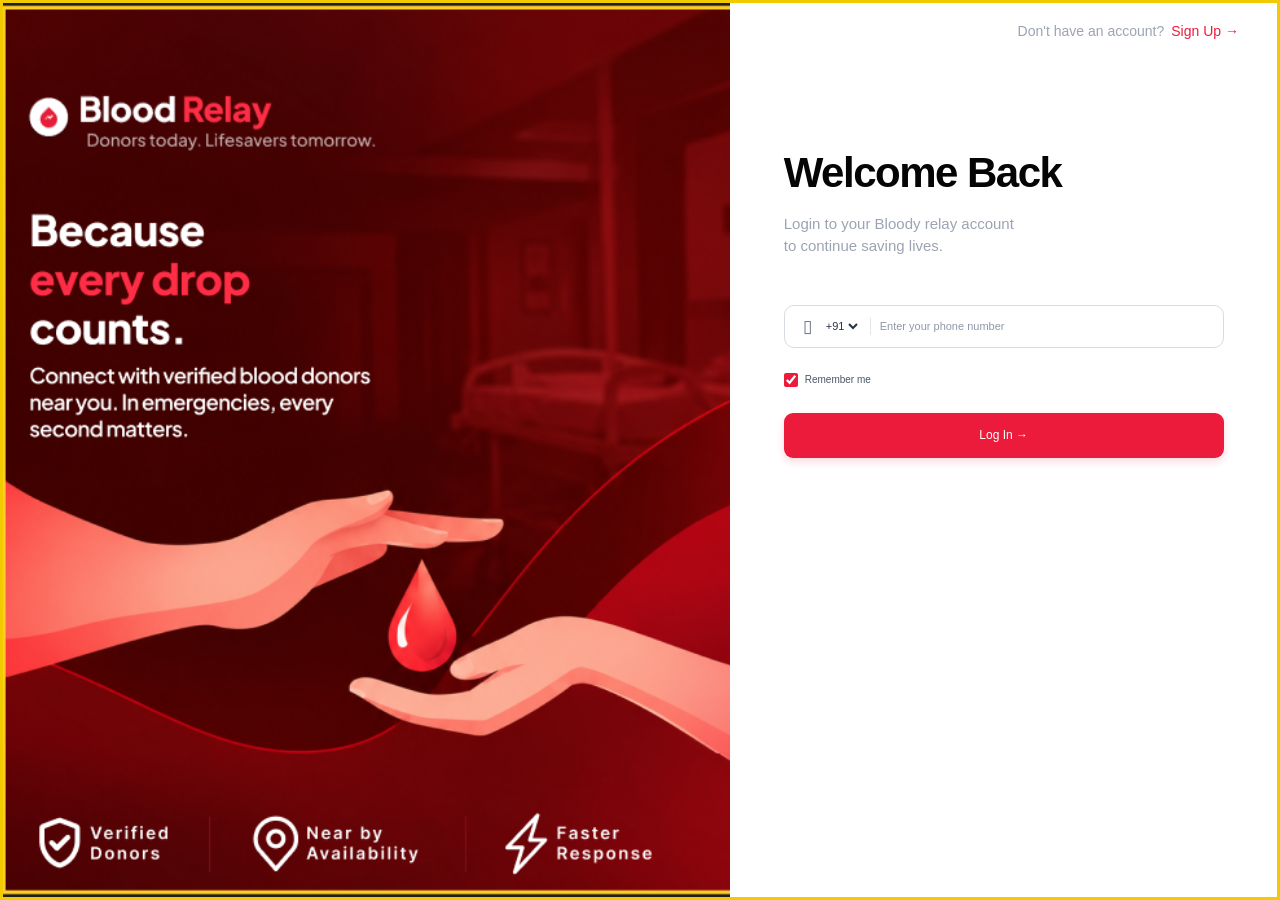
<file: index.html>
<!DOCTYPE html>
<html lang="en">
<head>
  <meta charset="UTF-8">
  <meta name="viewport" content="width=device-width, initial-scale=1.0">
  <title>Blood Relay - Login</title>
  <link rel="stylesheet" href="index.css">
</head>
<body>
  <main class="macbook-frame">
    <section class="left-section">
      <img src="/images/blood-relay-left-panel.png" alt="Blood Relay">
    </section>

    <section class="right-section">
      <div class="signup">
        <span>Don't have an account?</span>
        <a href="#signup">Sign Up →</a>
      </div>

      <div class="login-content">
        <h1>Welcome Back</h1>
        <p class="subtitle">
          Login to your Bloody relay account<br>
          to continue saving lives.
        </p>

        <form action="#" method="post">
          <div class="phone-box">
            <span class="phone-icon">▯</span>

            <select class="country-code" name="country" aria-label="Country code">
              <option value="+91">+91</option>
              <option value="+1">+1</option>
              <option value="+44">+44</option>
              <option value="+61">+61</option>
            </select>

            <span class="divider"></span>

            <input
              type="tel"
              name="phone"
              placeholder="Enter your phone number"
              maxlength="10"
              pattern="[0-9]{10}"
              inputmode="numeric"
              autocomplete="tel"
              required
              title="Please enter a valid 10-digit phone number">
          </div>

          <label class="remember">
            <input type="checkbox" name="remember" checked>
            <span>Remember me</span>
          </label>

          <a href="/Page-02/homepage.html"><button class="login-button" type="button">
            Log In →</button></a>
        </form>
      </div>
    </section>
  </main>
</body>
</html>
</file>
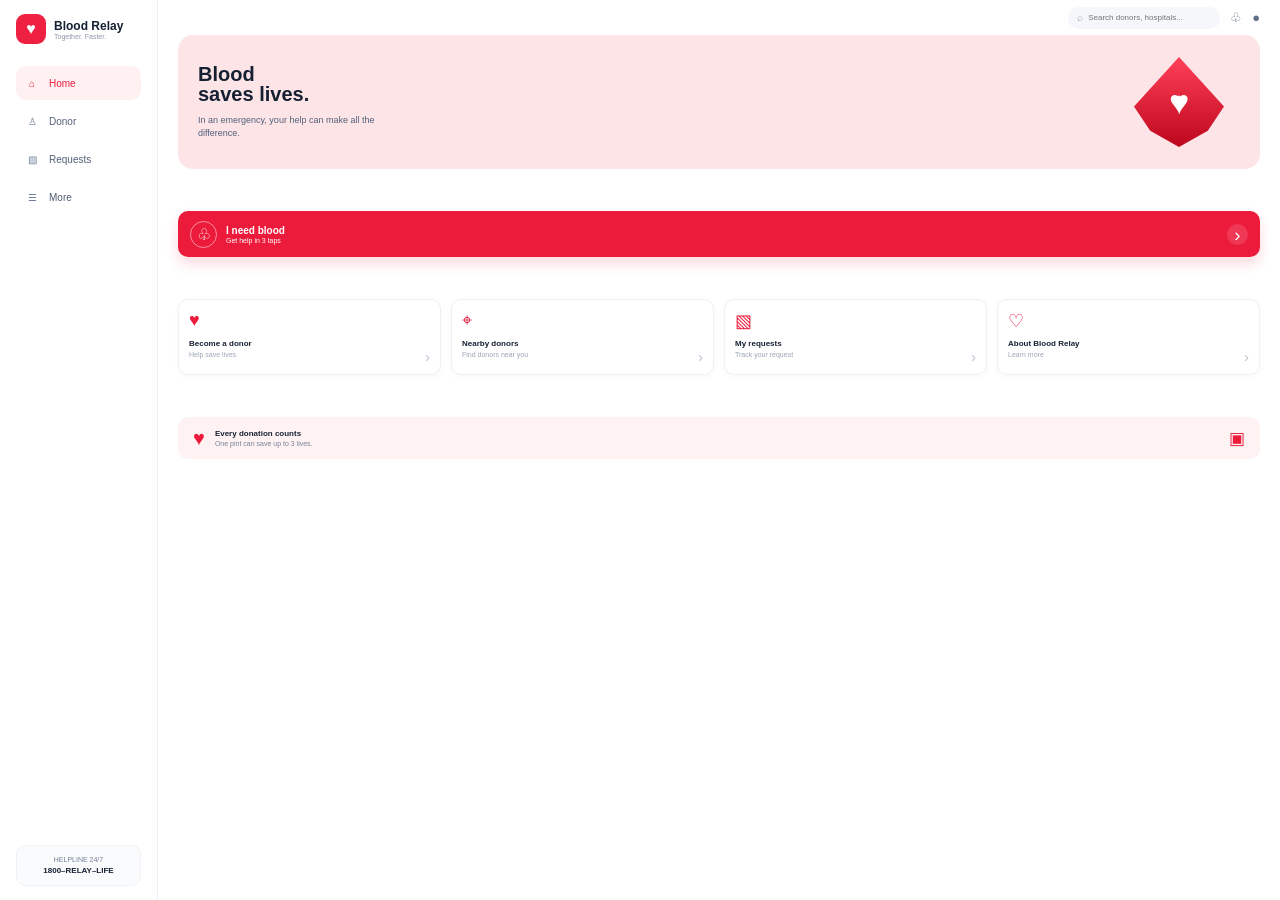
<file: Page-02/index.html>
<!DOCTYPE html>
<html lang="en">
<head>
<meta charset="UTF-8"><meta name="viewport" content="width=device-width, initial-scale=1.0">
<title>Blood Relay - Home</title>
<link rel="stylesheet" href="index.css">
</head>
<body>
<main class="dashboard">
<aside class="sidebar">
<a href="index.html" class="logo"><span class="logo-icon">♥</span><span><b>Blood Relay</b><small>Together. Faster.</small></span></a>
<nav class="nav"><a class="active" href="index.html"><span>⌂</span> Home</a><a href="#donor"><span>♙</span> Donor</a><a href="#requests"><span>▧</span> Requests</a><a href="#more"><span>☰</span> More</a></nav>
<div class="helpline"><small>HELPLINE 24/7</small><strong>1800–RELAY–LIFE</strong></div>
</aside>
<section class="main-content">
<header class="topbar"><div></div><div class="top-actions"><div class="search">⌕ <input type="search" placeholder="Search donors, hospitals..."></div><button>♧</button><button>●</button></div></header>
<section class="hero"><div><h1>Blood<br>saves lives.</h1><p>In an emergency, your help can make all the<br>difference.</p></div><div class="hero-drop">♥<span>+</span></div></section>
<a class="need-blood" href="#need-blood"><span class="need-icon">♧</span><span><b>I need blood</b><small>Get help in 3 taps</small></span><strong>›</strong></a>
<section class="cards"><a href="#become-donor" class="card"><div class="card-icon">♥</div><b>Become a donor</b><small>Help save lives</small><span>›</span></a><a href="#nearby-donors" class="card"><div class="card-icon">⌖</div><b>Nearby donors</b><small>Find donors near you</small><span>›</span></a><a href="#my-requests" class="card"><div class="card-icon">▧</div><b>My requests</b><small>Track your request</small><span>›</span></a><a href="#about" class="card"><div class="card-icon">♡</div><b>About Blood Relay</b><small>Learn more</small><span>›</span></a></section>
<section class="info-bar"><span class="heart">♥</span><span><b>Every donation counts</b><small>One pint can save up to 3 lives.</small></span><span class="bag">▣</span></section>
</section></main>
</body></html>
</file>
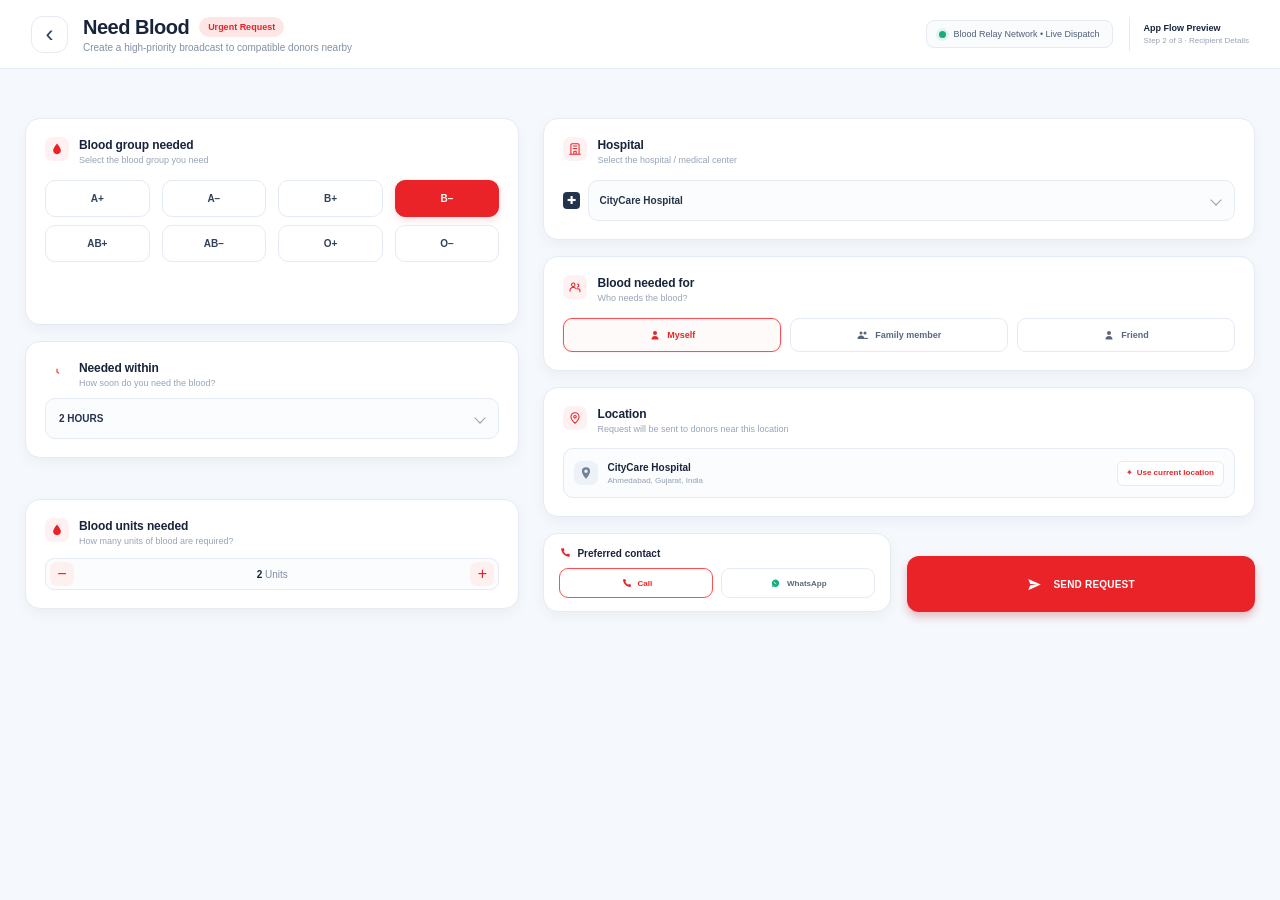
<file: Page-03/index.html>
<!doctype html>
<html lang="en">

<head>
  <meta charset="utf-8">
  <meta name="viewport" content="width=device-width, initial-scale=1">
  <title>Need Blood — Blood Relay</title>
  <link rel="stylesheet" href="style.css">
</head>

<body>
  <header class="topbar">
    <button class="back" >‹</button>
    <div class="heading">
      <div class="titleline">
        <h1>Need Blood</h1><span class="badge">Urgent Request</span>
      </div>
      <p>Create a high-priority broadcast to compatible donors nearby</p>
    </div>
    <div class="top-spacer"></div>
    <div class="live"><i class="dot"></i> Blood Relay Network • Live Dispatch</div>
    <div class="step"><strong>App Flow Preview</strong><span>Step 2 of 3 · Recipient Details</span></div>
  </header>

  <main class="layout">
    <div class="column left">
      <section class="card blood-card">
        <div class="card-head">
          <span class="iconbox"><svg viewBox="0 0 24 24">
              <path class="solid" d="M12 2.5S5.5 10 5.5 14.3a6.5 6.5 0 0 0 13 0C18.5 10 12 2.5 12 2.5Z" />
            </svg></span>
          <div>
            <h2>Blood group needed</h2>
            <p>Select the blood group you need</p>
          </div>
        </div>
        <div class="blood-grid"  >
          <button class="blood-option">A+</button><button class="blood-option">A−</button>
          <button class="blood-option">B+</button><button class="blood-option selected">B−</button>
          <button class="blood-option">AB+</button><button class="blood-option">AB−</button>
          <button class="blood-option">O+</button><button class="blood-option">O−</button>
        </div>
      </section>

      <section class="card time-card">
        <div class="card-head">
          <span class="iconbox"><svg viewBox="0 0 24 24">
             
              <path d="M12 7v5l3 2" />
            </svg></span>
          <div>
            <h2>Needed within</h2>
            <p>How soon do you need the blood?</p>
          </div>
        </div>
        <div class="select-wrap">
          <select class="select" >
            <option>2 HOURS</option>
            <option>4 HOURS</option>
            <option>8 HOURS</option>
            <option>24 HOURS</option>
            <option>As soon as possible</option>
          </select>
        </div>
      </section>

      <section class="card units-card">
        <div class="card-head">
          <span class="iconbox"><svg viewBox="0 0 24 24">
              <path class="solid" d="M12 2.5S5.5 10 5.5 14.3a6.5 6.5 0 0 0 13 0C18.5 10 12 2.5 12 2.5Z" />
            </svg></span>
          <div>
            <h2>Blood units needed</h2>
            <p>How many units of blood are required?</p>
          </div>
        </div>
        <div class="counter">
          <button aria-label="Decrease units" onclick="changeUnits(-1)">−</button>
          <output id="units">2 <span>Units</span></output>
          <button aria-label="Increase units">+</button>
        </div>
      </section>
    </div>

    <div class="column right">
      <section class="card hospital-card">
        <div class="card-head">
          <span class="iconbox"><svg viewBox="0 0 24 24">
              <path d="M5 21V5a2 2 0 0 1 2-2h10a2 2 0 0 1 2 2v16M3 21h18M9 7h6M9 11h6M10 21v-5h4v5" />
            </svg></span>
          <div>
            <h2>Hospital</h2>
            <p>Select the hospital / medical center</p>
          </div>
        </div>
        <div class="hospital-select">
          <span class="mini">✚</span>
          <div class="select-wrap" style="flex:1">
            <select class="select" >
              <option>CityCare Hospital</option>
              <option>Sunrise Medical Center</option>
              <option>Government Civil Hospital</option>
              <option>Choose another hospital…</option>
            </select>
          </div>
        </div>
      </section>

      <section class="card need-card">
        <div class="card-head">
          <span class="iconbox"><svg viewBox="0 0 24 24">
              <circle cx="9" cy="8" r="3" />
              <path
                d="M3.5 19v-1.5A4.5 4.5 0 0 1 8 13h2a4 4 0 0 1 3 1.2M16 7a2.5 2.5 0 1 1 0 5M15 15h2a3.5 3.5 0 0 1 3.5 3.5V20" />
            </svg></span>
          <div>
            <h2>Blood needed for</h2>
            <p>Who needs the blood?</p>
          </div>
        </div>
        <div class="segmented" role="group">
          <button class="segment active"><svg viewBox="0 0 24 24">
              <path d="M12 12a4 4 0 1 0 0-8 4 4 0 0 0 0 8Zm-7 9a7 7 0 0 1 14 0z" />
            </svg>Myself</button>
          <button class="segment"><svg viewBox="0 0 24 24">
              <path
                d="M8 11a3 3 0 1 0 0-6 3 3 0 0 0 0 6Zm8 0a3 3 0 1 0 0-6 3 3 0 0 0 0 6ZM1 20a7 7 0 0 1 14 0Zm12 0a6 6 0 0 1 10 0z" />
            </svg>Family member</button>
          <button class="segment"><svg viewBox="0 0 24 24">
              <path d="M12 12a4 4 0 1 0 0-8 4 4 0 0 0 0 8Zm-7 9a7 7 0 0 1 14 0z" />
            </svg>Friend</button>
        </div>
      </section>

      <section class="card location-card">
        <div class="card-head">
          <span class="iconbox"><svg viewBox="0 0 24 24">
              <path d="M19 10c0 5-7 11-7 11S5 15 5 10a7 7 0 1 1 14 0Z" />
              <circle cx="12" cy="10" r="2.2" />
            </svg></span>
          <div>
            <h2>Location</h2>
            <p>Request will be sent to donors near this location</p>
          </div>
        </div>
        <div class="location-info">
          <span class="pin"><svg viewBox="0 0 24 24">
              <path d="M12 2a7 7 0 0 0-7 7c0 5 7 13 7 13s7-8 7-13a7 7 0 0 0-7-7Zm0 10a3 3 0 1 1 0-6 3 3 0 0 1 0 6Z" />
            </svg></span>
          <div class="place"><strong>CityCare Hospital</strong><small>Ahmedabad, Gujarat, India</small></div>
          <button class="use-location" >⌖ &nbsp;Use current
            location</button>
        </div>
      </section>

      <div class="bottom-row">
        <section class="card contact-card">
          <div class="contact-label">
            <svg viewBox="0 0 24 24">
              <path
                d="M6.6 2.5h3l1.5 4.3-2 1.5a15 15 0 0 0 6.6 6.6l1.5-2 4.3 1.5v3c0 1.3-1.1 2.4-2.4 2.3A18.7 18.7 0 0 1 4.3 4.9C4.2 3.6 5.3 2.5 6.6 2.5Z" />
            </svg>
            Preferred contact
          </div>
          <div class="contact-options">
            <button class="contact-option active"><svg viewBox="0 0 24 24" fill="currentColor">
                <path
                  d="M6.6 2.5h3l1.5 4.3-2 1.5a15 15 0 0 0 6.6 6.6l1.5-2 4.3 1.5v3c0 1.3-1.1 2.4-2.4 2.3A18.7 18.7 0 0 1 4.3 4.9C4.2 3.6 5.3 2.5 6.6 2.5Z" />
              </svg>Call</button>
            <button class="contact-option whatsapp"><svg viewBox="0 0 24 24">
                <path d="M20 11.5a8 8 0 0 1-11.8 7L4 20l1.5-4A8 8 0 1 1 20 11.5Z" />
                <path d="M9 8.5c.5 2.5 2 4 4.5 4.5" fill="none" stroke="white" stroke-width="1.6" />
              </svg>WhatsApp</button>
          </div>
        </section>
        <button class="send">
          <svg viewBox="0 0 24 24">
            <path d="m2 3 20 9-20 9 3-8 11-1-11-1-3-8Z" />
          </svg>
          SEND REQUEST
        </button>
      </div>
    </div>
  </main>

  <div class="notice" id="notice" role="status"></div>

</body>

</html>
</file>
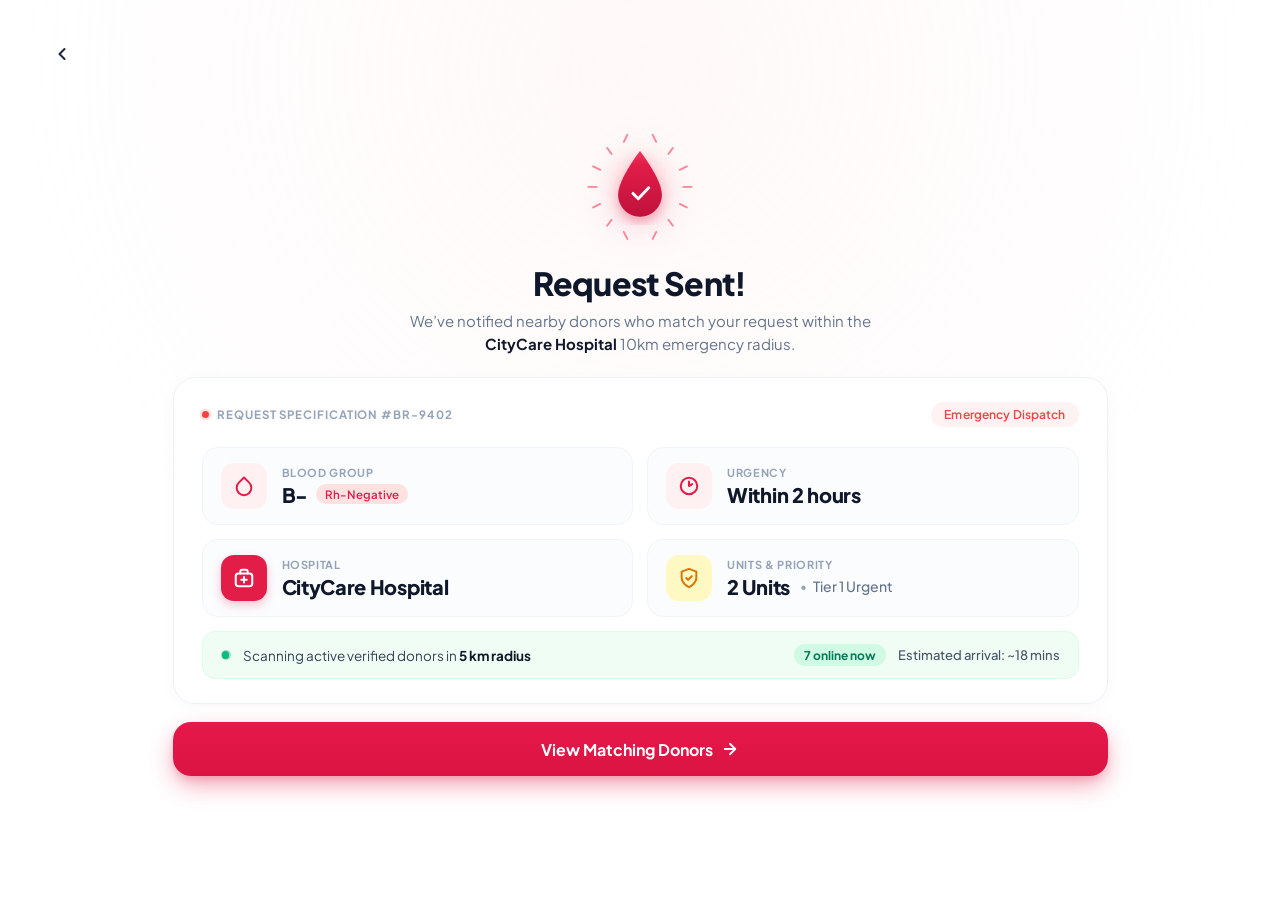
<file: Page-04/index.html>
<!DOCTYPE html>
<html lang="en">
<head>
  <meta charset="UTF-8">
  <meta name="viewport" content="width=device-width, initial-scale=1.0">
  <title>Request Sent - Blood Dispatch</title>
  
  <!-- Google Fonts: Plus Jakarta Sans for exact typography match -->
  <link rel="preconnect" href="https://fonts.googleapis.com">
  <link rel="preconnect" href="https://fonts.gstatic.com" crossorigin>
  <link href="https://fonts.googleapis.com/css2?family=Plus+Jakarta+Sans:wght@400;500;600;700;800&display=swap" rel="stylesheet">
  
  <!-- Stylesheet -->
  <link rel="stylesheet" href="style.css">
</head>
<body>

  <!-- Ambient background glow -->
  <div class="page-bg-gradient" aria-hidden="true"></div>

  <!-- Top Navigation / Back Action (Aligned to top-left of viewport) -->
  <nav class="top-nav">
    <a href="#" class="btn-back" aria-label="Go back" title="Go back">
      <svg width="20" height="20" viewBox="0 0 24 24" fill="none" stroke="currentColor" stroke-width="2.5" stroke-linecap="round" stroke-linejoin="round">
        <polyline points="15 18 9 12 15 6"></polyline>
      </svg>
    </a>
  </nav>

  <!-- Main Viewport Container -->
  <main class="app-viewport">

    <!-- Hero Confirmation Section -->
    <section class="hero-section">
      <!-- Droplet Graphic with Radiating Sunburst / Glow -->
      <div class="droplet-illustration-wrapper">
        <svg class="droplet-svg-container" viewBox="0 0 160 160" fill="none" xmlns="http://www.w3.org/2000/svg">
          <defs>
            <!-- Radial Aura Gradient -->
            <radialGradient id="heroAura" cx="50%" cy="50%" r="50%" fx="50%" fy="50%">
              <stop offset="0%" stop-color="#ef4444" stop-opacity="0.16" />
              <stop offset="40%" stop-color="#f87171" stop-opacity="0.08" />
              <stop offset="75%" stop-color="#fee2e2" stop-opacity="0.02" />
              <stop offset="100%" stop-color="#fee2e2" stop-opacity="0" />
            </radialGradient>
            
            <!-- Droplet Crimson Gradient -->
            <linearGradient id="dropletGradient" x1="80" y1="36" x2="80" y2="116" gradientUnits="userSpaceOnUse">
              <stop offset="0%" stop-color="#f43f5e" />
              <stop offset="25%" stop-color="#e11d48" />
              <stop offset="100%" stop-color="#be123c" />
            </linearGradient>

            <filter id="softShadow" x="40" y="32" width="80" height="92" filterUnits="userSpaceOnUse" color-interpolation-filters="sRGB">
              <feDropShadow dx="0" dy="7" stdDeviation="6" flood-color="#e11d48" flood-opacity="0.3" />
            </filter>
          </defs>

          <!-- Ambient Radial Glow Circle -->
          <circle cx="80" cy="78" r="64" fill="url(#heroAura)" />

          <!-- Radiating Dashes / Tick Marks around Droplet (14 dashes, open at top peak) -->
          <g class="radiating-rays" stroke="#fb7185" stroke-width="2.2" stroke-linecap="round" opacity="0.85">
            <!-- Right side radiating dashes -->
            <line x1="94.5" y1="21.5" x2="98.5" y2="29.5" />
            <line x1="117.5" y1="36.5" x2="112.5" y2="43.5" />
            <line x1="133.5" y1="57.5" x2="125.5" y2="61.5" />
            <line x1="139.0" y1="81.0" x2="129.5" y2="81.0" />
            <line x1="133.5" y1="104.5" x2="125.5" y2="100.5" />
            <line x1="117.5" y1="125.5" x2="112.5" y2="118.5" />
            <line x1="94.5" y1="140.5" x2="98.5" y2="132.5" />

            <!-- Left side radiating dashes -->
            <line x1="65.5" y1="21.5" x2="61.5" y2="29.5" />
            <line x1="42.5" y1="36.5" x2="47.5" y2="43.5" />
            <line x1="26.5" y1="57.5" x2="34.5" y2="61.5" />
            <line x1="21.0" y1="81.0" x2="30.5" y2="81.0" />
            <line x1="26.5" y1="104.5" x2="34.5" y2="100.5" />
            <line x1="42.5" y1="125.5" x2="47.5" y2="118.5" />
            <line x1="65.5" y1="140.5" x2="61.5" y2="132.5" />
          </g>

          <!-- Central Blood Droplet with Checkmark -->
          <g class="hero-droplet" filter="url(#softShadow)">
            <!-- Teardrop Path -->
            <path d="M80 40C80 40 55 72 55 90C55 103.8 66.2 115 80 115C93.8 115 105 103.8 105 90C105 72 80 40 80 40Z" 
                  fill="url(#dropletGradient)" />
            
            <!-- Checkmark Symbol -->
            <path d="M72 88.5L78 94.5L90 82" 
                  stroke="#ffffff" 
                  stroke-width="3.4" 
                  stroke-linecap="round" 
                  stroke-linejoin="round" />
          </g>
        </svg>
      </div>

      <!-- Main Headline -->
      <h1 class="hero-title">Request Sent!</h1>
      
      <!-- Subtitle Description -->
      <p class="hero-subtitle">
        We’ve notified nearby donors who match your request within the<br>
        <span class="highlight">CityCare Hospital</span> 10km emergency radius.
      </p>
    </section>

    <!-- Request Specification Card -->
    <article class="spec-card">
      <!-- Card Top Metadata Header -->
      <header class="card-header">
        <div class="spec-meta">
          <span class="indicator-dot" aria-hidden="true"></span>
          <span class="spec-tag-id">REQUEST SPECIFICATION #BR-9402</span>
        </div>
        <span class="badge-dispatch">Emergency Dispatch</span>
      </header>

      <!-- 2x2 Detail Specification Grid -->
      <div class="spec-grid">
        
        <!-- Tile 1: Blood Group -->
        <div class="spec-tile">
          <div class="tile-icon-box icon-blood">
            <svg width="22" height="22" viewBox="0 0 24 24" fill="none" stroke="#e11d48" stroke-width="2.2" stroke-linecap="round" stroke-linejoin="round">
              <path d="M12 2.69l5.66 5.66a8 8 0 1 1-11.31 0z"></path>
            </svg>
          </div>
          <div class="tile-info">
            <span class="tile-label">BLOOD GROUP</span>
            <div class="tile-value-row">
              <span class="tile-value">B-</span>
              <span class="badge-rh">Rh-Negative</span>
            </div>
          </div>
        </div>

        <!-- Tile 2: Urgency -->
        <div class="spec-tile">
          <div class="tile-icon-box icon-urgency">
            <svg width="22" height="22" viewBox="0 0 24 24" fill="none" stroke="#e11d48" stroke-width="2.2" stroke-linecap="round" stroke-linejoin="round">
              <circle cx="12" cy="12" r="9"></circle>
              <polyline points="12 7 12 12 15.5 10"></polyline>
            </svg>
          </div>
          <div class="tile-info">
            <span class="tile-label">URGENCY</span>
            <div class="tile-value-row">
              <span class="tile-value">Within 2 hours</span>
            </div>
          </div>
        </div>

        <!-- Tile 3: Hospital -->
        <div class="spec-tile">
          <div class="tile-icon-box icon-hospital">
            <!-- Medical Kit Briefcase with White Cross -->
            <svg width="22" height="22" viewBox="0 0 24 24" fill="none" stroke="#ffffff" stroke-width="2.2" stroke-linecap="round" stroke-linejoin="round">
              <path d="M8 7V5a2 2 0 0 1 2-2h4a2 2 0 0 1 2 2v2"></path>
              <rect x="3" y="7" width="18" height="14" rx="3"></rect>
              <path d="M12 11v6"></path>
              <path d="M9 14h6"></path>
            </svg>
          </div>
          <div class="tile-info">
            <span class="tile-label">HOSPITAL</span>
            <div class="tile-value-row">
              <span class="tile-value">CityCare Hospital</span>
            </div>
          </div>
        </div>

        <!-- Tile 4: Units & Priority -->
        <div class="spec-tile">
          <div class="tile-icon-box icon-units">
            <svg width="22" height="22" viewBox="0 0 24 24" fill="none" stroke="#d97706" stroke-width="2.2" stroke-linecap="round" stroke-linejoin="round">
              <path d="M12 22s8-4 8-10V5l-8-3-8 3v7c0 6 8 10 8 10z"></path>
              <path d="m9 12 2 2 4-4"></path>
            </svg>
          </div>
          <div class="tile-info">
            <span class="tile-label">UNITS & PRIORITY</span>
            <div class="tile-value-row">
              <span class="tile-value">2 Units</span>
              <span class="priority-tier">
                <span class="dot-separator">•</span>
                <span>Tier 1 Urgent</span>
              </span>
            </div>
          </div>
        </div>

      </div>

      <!-- Bottom Scanning Status Bar -->
      <footer class="scanning-bar">
        <div class="scanning-left">
          <div class="pulse-indicator" aria-hidden="true">
            <span class="pulse-ring"></span>
            <span class="pulse-dot"></span>
          </div>
          <span class="scanning-text">
            Scanning active verified donors in <strong>5 km radius</strong>
          </span>
        </div>
        <div class="scanning-right">
          <span class="badge-online">7 online now</span>
          <span class="eta-text">Estimated arrival: ~18 mins</span>
        </div>
      </footer>
    </article>

    <!-- Primary Action Button -->
    <a href="#" class="btn-primary" role="button">
      <span>View Matching Donors</span>
      <svg class="btn-arrow" width="18" height="18" viewBox="0 0 24 24" fill="none" stroke="currentColor" stroke-width="2.4" stroke-linecap="round" stroke-linejoin="round">
        <line x1="5" y1="12" x2="19" y2="12"></line>
        <polyline points="12 5 19 12 12 19"></polyline>
      </svg>
    </a>
  </main>

</body>
</html>
</file>
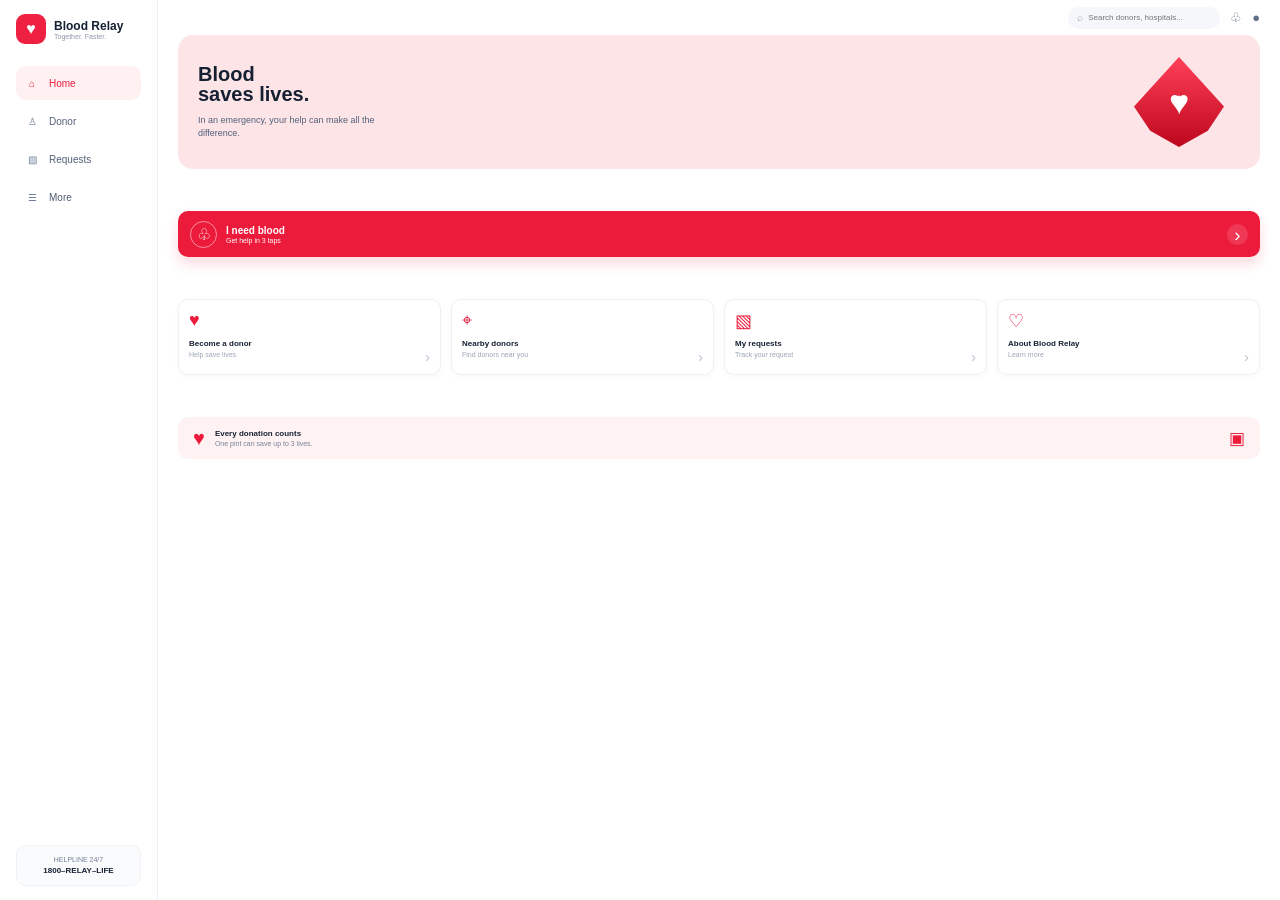
<file: Page-02/2.homepage.html>
<!DOCTYPE html>
<html lang="en">
<head>
<meta charset="UTF-8"><meta name="viewport" content="width=device-width, initial-scale=1.0">
<title>Blood Relay - Home</title>
<link rel="stylesheet" href="2.homepage.css">
</head>
<body>
<main class="dashboard">
<aside class="sidebar">
<a href="index.html" class="logo"><span class="logo-icon">♥</span><span><b>Blood Relay</b><small>Together. Faster.</small></span></a>
<nav class="nav"><a class="active" href="index.html"><span>⌂</span> Home</a><a href="#donor"><span>♙</span> Donor</a><a href="#requests"><span>▧</span> Requests</a><a href="#more"><span>☰</span> More</a></nav>
<div class="helpline"><small>HELPLINE 24/7</small><strong>1800–RELAY–LIFE</strong></div>
</aside>
<section class="main-content">
<header class="topbar"><div></div><div class="top-actions"><div class="search">⌕ <input type="search" placeholder="Search donors, hospitals..."></div><button>♧</button><button>●</button></div></header>
<section class="hero"><div><h1>Blood<br>saves lives.</h1><p>In an emergency, your help can make all the<br>difference.</p></div><div class="hero-drop">♥<span>+</span></div></section>
<a class="need-blood" href="#need-blood"><span class="need-icon">♧</span><span><b>I need blood</b><small>Get help in 3 taps</small></span><strong>›</strong></a>
<section class="cards"><a href="#become-donor" class="card"><div class="card-icon">♥</div><b>Become a donor</b><small>Help save lives</small><span>›</span></a><a href="#nearby-donors" class="card"><div class="card-icon">⌖</div><b>Nearby donors</b><small>Find donors near you</small><span>›</span></a><a href="#my-requests" class="card"><div class="card-icon">▧</div><b>My requests</b><small>Track your request</small><span>›</span></a><a href="#about" class="card"><div class="card-icon">♡</div><b>About Blood Relay</b><small>Learn more</small><span>›</span></a></section>
<section class="info-bar"><span class="heart">♥</span><span><b>Every donation counts</b><small>One pint can save up to 3 lives.</small></span><span class="bag">▣</span></section>
</section></main>
</body></html>
</file>
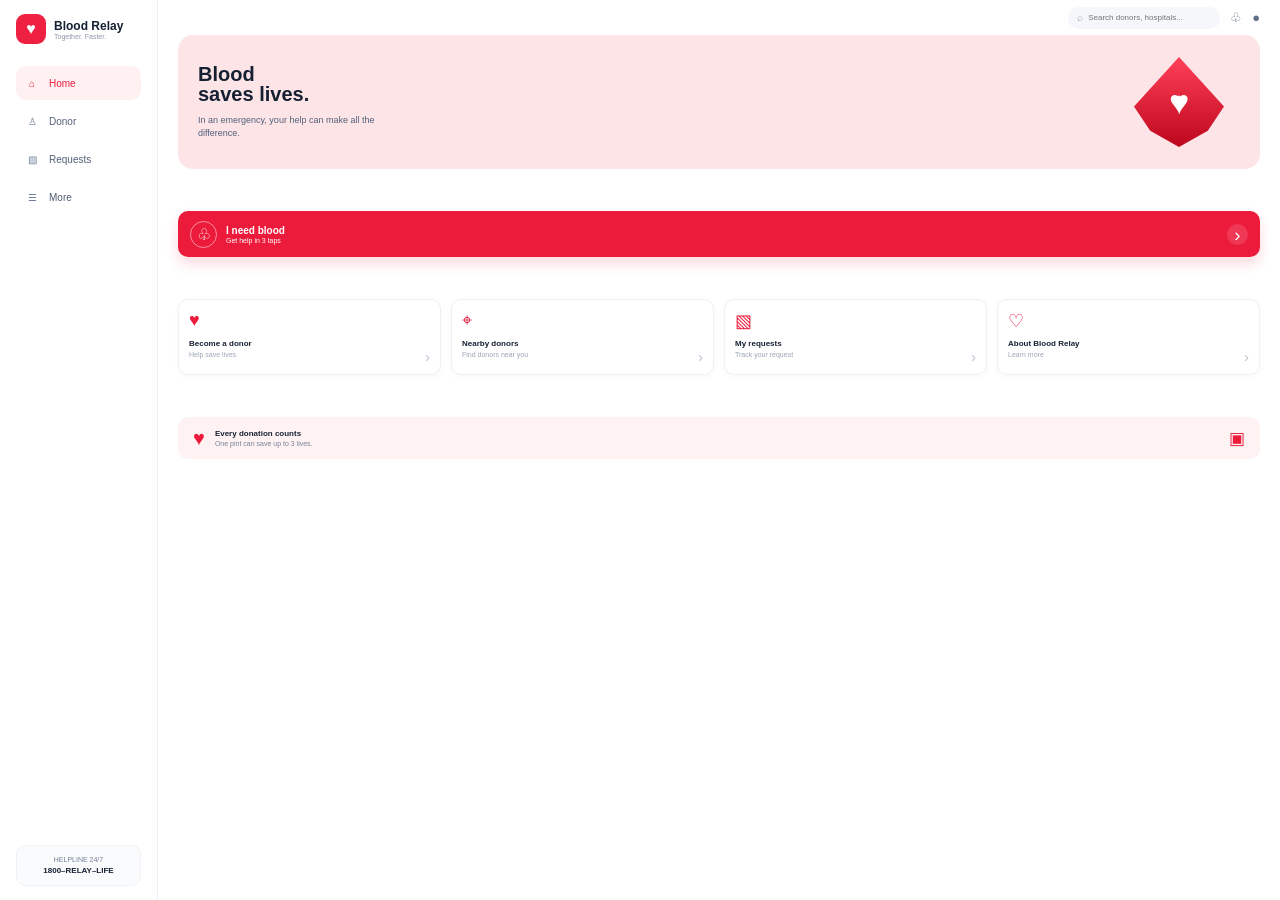
<file: Page-02/homepage.html>
<!DOCTYPE html>
<html lang="en">
<head>
<meta charset="UTF-8"><meta name="viewport" content="width=device-width, initial-scale=1.0">
<title>Blood Relay - Home</title>
<link rel="stylesheet" href="2.homepage.css">
</head>
<body>
<main class="dashboard">
<aside class="sidebar">
<a href="/index.html" class="logo"><span class="logo-icon">♥</span><span><b>Blood Relay</b><small>Together. Faster.</small></span></a>
<nav class="nav"><a class="active" href="index.html"><span>⌂</span> Home</a><a href="#donor"><span>♙</span> Donor</a><a href="#requests"><span>▧</span> Requests</a><a href="#more"><span>☰</span> More</a></nav>
<div class="helpline"><small>HELPLINE 24/7</small><strong>1800–RELAY–LIFE</strong></div>
</aside>
<section class="main-content">
<header class="topbar"><div></div><div class="top-actions"><div class="search">⌕ <input type="search" placeholder="Search donors, hospitals..."></div><button>♧</button><button>●</button></div></header>
<section class="hero"><div><h1>Blood<br>saves lives.</h1><p>In an emergency, your help can make all the<br>difference.</p></div><div class="hero-drop">♥<span>+</span></div></section>
<a class="need-blood" href="#need-blood"><span class="need-icon">♧</span>
    <span><b>I need blood</b><small>Get help in 3 taps</small></span><strong>›</strong></a>
<section class="cards"><a href="#become-donor" class="card"><div class="card-icon">♥</div><b>Become a donor</b><small>Help save lives</small><span>›</span></a><a href="#nearby-donors" class="card"><div class="card-icon">⌖</div><b>Nearby donors</b><small>Find donors near you</small><span>›</span></a><a href="#my-requests" class="card"><div class="card-icon">▧</div><b>My requests</b><small>Track your request</small><span>›</span></a><a href="#about" class="card"><div class="card-icon">♡</div><b>About Blood Relay</b><small>Learn more</small><span>›</span></a></section>
<section class="info-bar"><span class="heart">♥</span><span><b>Every donation counts</b><small>One pint can save up to 3 lives.</small></span><span class="bag">▣</span></section>
</section></main>
</body></html>
</file>
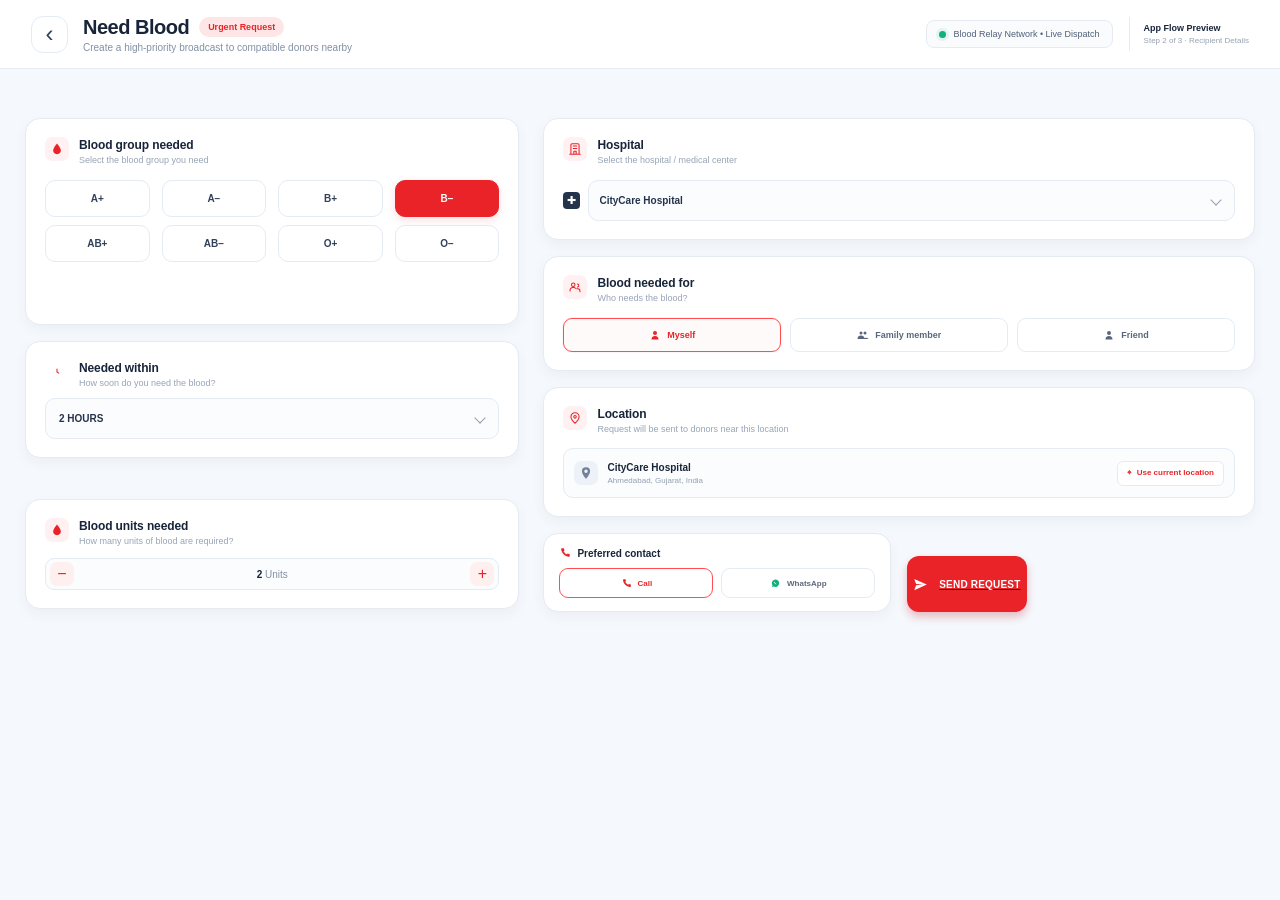
<file: Page-03/3. blood group.html>
<!doctype html>
<html lang="en">

<head>
  <meta charset="utf-8">
  <meta name="viewport" content="width=device-width, initial-scale=1">
  <title>Need Blood — Blood Relay</title>
  <link rel="stylesheet" href="3.bloodgroup.css">
</head>

<body>
  <header class="topbar">
    <button class="back" >‹</button>
    <div class="heading">
      <div class="titleline">
        <h1>Need Blood</h1><span class="badge">Urgent Request</span>
      </div>
      <p>Create a high-priority broadcast to compatible donors nearby</p>
    </div>
    <div class="top-spacer"></div>
    <div class="live"><i class="dot"></i> Blood Relay Network • Live Dispatch</div>
    <div class="step"><strong>App Flow Preview</strong><span>Step 2 of 3 · Recipient Details</span></div>
  </header>

  <main class="layout">
    <div class="column left">
      <section class="card blood-card">
        <div class="card-head">
          <span class="iconbox"><svg viewBox="0 0 24 24">
              <path class="solid" d="M12 2.5S5.5 10 5.5 14.3a6.5 6.5 0 0 0 13 0C18.5 10 12 2.5 12 2.5Z" />
            </svg></span>
          <div>
            <h2>Blood group needed</h2>
            <p>Select the blood group you need</p>
          </div>
        </div>
        <div class="blood-grid"  >
          <button class="blood-option">A+</button><button class="blood-option">A−</button>
          <button class="blood-option">B+</button><button class="blood-option selected">B−</button>
          <button class="blood-option">AB+</button><button class="blood-option">AB−</button>
          <button class="blood-option">O+</button><button class="blood-option">O−</button>
        </div>
      </section>

      <section class="card time-card">
        <div class="card-head">
          <span class="iconbox"><svg viewBox="0 0 24 24">
             
              <path d="M12 7v5l3 2" />
            </svg></span>
          <div>
            <h2>Needed within</h2>
            <p>How soon do you need the blood?</p>
          </div>
        </div>
        <div class="select-wrap">
          <select class="select" >
            <option>2 HOURS</option>
            <option>4 HOURS</option>
            <option>8 HOURS</option>
            <option>24 HOURS</option>
            <option>As soon as possible</option>
          </select>
        </div>
      </section>

      <section class="card units-card">
        <div class="card-head">
          <span class="iconbox"><svg viewBox="0 0 24 24">
              <path class="solid" d="M12 2.5S5.5 10 5.5 14.3a6.5 6.5 0 0 0 13 0C18.5 10 12 2.5 12 2.5Z" />
            </svg></span>
          <div>
            <h2>Blood units needed</h2>
            <p>How many units of blood are required?</p>
          </div>
        </div>
        <div class="counter">
          <button aria-label="Decrease units" onclick="changeUnits(-1)">−</button>
          <output id="units">2 <span>Units</span></output>
          <button aria-label="Increase units">+</button>
        </div>
      </section>
    </div>

    <div class="column right">
      <section class="card hospital-card">
        <div class="card-head">
          <span class="iconbox"><svg viewBox="0 0 24 24">
              <path d="M5 21V5a2 2 0 0 1 2-2h10a2 2 0 0 1 2 2v16M3 21h18M9 7h6M9 11h6M10 21v-5h4v5" />
            </svg></span>
          <div>
            <h2>Hospital</h2>
            <p>Select the hospital / medical center</p>
          </div>
        </div>
        <div class="hospital-select">
          <span class="mini">✚</span>
          <div class="select-wrap" style="flex:1">
            <select class="select" >
              <option>CityCare Hospital</option>
              <option>Sunrise Medical Center</option>
              <option>Government Civil Hospital</option>
              <option>Choose another hospital…</option>
            </select>
          </div>
        </div>
      </section>

      <section class="card need-card">
        <div class="card-head">
          <span class="iconbox"><svg viewBox="0 0 24 24">
              <circle cx="9" cy="8" r="3" />
              <path
                d="M3.5 19v-1.5A4.5 4.5 0 0 1 8 13h2a4 4 0 0 1 3 1.2M16 7a2.5 2.5 0 1 1 0 5M15 15h2a3.5 3.5 0 0 1 3.5 3.5V20" />
            </svg></span>
          <div>
            <h2>Blood needed for</h2>
            <p>Who needs the blood?</p>
          </div>
        </div>
        <div class="segmented" role="group">
          <button class="segment active"><svg viewBox="0 0 24 24">
              <path d="M12 12a4 4 0 1 0 0-8 4 4 0 0 0 0 8Zm-7 9a7 7 0 0 1 14 0z" />
            </svg>Myself</button>
          <button class="segment"><svg viewBox="0 0 24 24">
              <path
                d="M8 11a3 3 0 1 0 0-6 3 3 0 0 0 0 6Zm8 0a3 3 0 1 0 0-6 3 3 0 0 0 0 6ZM1 20a7 7 0 0 1 14 0Zm12 0a6 6 0 0 1 10 0z" />
            </svg>Family member</button>
          <button class="segment"><svg viewBox="0 0 24 24">
              <path d="M12 12a4 4 0 1 0 0-8 4 4 0 0 0 0 8Zm-7 9a7 7 0 0 1 14 0z" />
            </svg>Friend</button>
        </div>
      </section>

      <section class="card location-card">
        <div class="card-head">
          <span class="iconbox"><svg viewBox="0 0 24 24">
              <path d="M19 10c0 5-7 11-7 11S5 15 5 10a7 7 0 1 1 14 0Z" />
              <circle cx="12" cy="10" r="2.2" />
            </svg></span>
          <div>
            <h2>Location</h2>
            <p>Request will be sent to donors near this location</p>
          </div>
        </div>
        <div class="location-info">
          <span class="pin"><svg viewBox="0 0 24 24">
              <path d="M12 2a7 7 0 0 0-7 7c0 5 7 13 7 13s7-8 7-13a7 7 0 0 0-7-7Zm0 10a3 3 0 1 1 0-6 3 3 0 0 1 0 6Z" />
            </svg></span>
          <div class="place"><strong>CityCare Hospital</strong><small>Ahmedabad, Gujarat, India</small></div>
          <button class="use-location" >⌖ &nbsp;Use current
            location</button>
        </div>
      </section>

      <div class="bottom-row">
        <section class="card contact-card">
          <div class="contact-label">
            <svg viewBox="0 0 24 24">
              <path
                d="M6.6 2.5h3l1.5 4.3-2 1.5a15 15 0 0 0 6.6 6.6l1.5-2 4.3 1.5v3c0 1.3-1.1 2.4-2.4 2.3A18.7 18.7 0 0 1 4.3 4.9C4.2 3.6 5.3 2.5 6.6 2.5Z" />
            </svg>
            Preferred contact
          </div>
          <div class="contact-options">
            <button class="contact-option active"><svg viewBox="0 0 24 24" fill="currentColor">
                <path
                  d="M6.6 2.5h3l1.5 4.3-2 1.5a15 15 0 0 0 6.6 6.6l1.5-2 4.3 1.5v3c0 1.3-1.1 2.4-2.4 2.3A18.7 18.7 0 0 1 4.3 4.9C4.2 3.6 5.3 2.5 6.6 2.5Z" />
              </svg>Call</button>
            <button class="contact-option whatsapp"><svg viewBox="0 0 24 24">
                <path d="M20 11.5a8 8 0 0 1-11.8 7L4 20l1.5-4A8 8 0 1 1 20 11.5Z" />
                <path d="M9 8.5c.5 2.5 2 4 4.5 4.5" fill="none" stroke="white" stroke-width="1.6" />
              </svg>WhatsApp</button>
          </div>
        </section>
        <a href="/Page-04/4.request.html"><button class="send">
          <svg viewBox="0 0 24 24">
            <path d="m2 3 20 9-20 9 3-8 11-1-11-1-3-8Z" />
          </svg>
          SEND REQUEST
        </button></a>
      </div>
    </div>
  </main>

  <div class="notice" id="notice" role="status"></div>

</body>

</html>
</file>
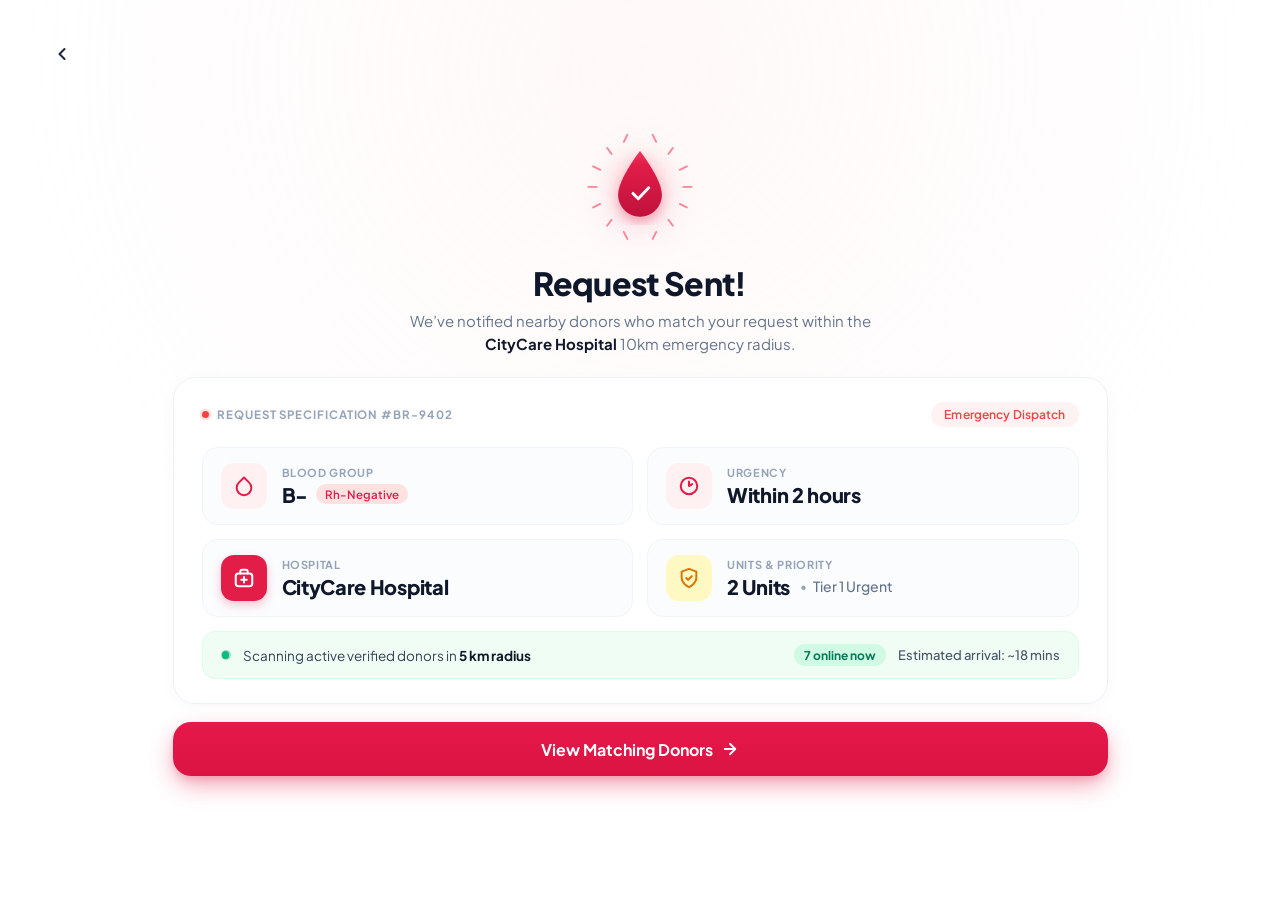
<file: Page-04/4.request.html>
<!DOCTYPE html>
<html lang="en">
<head>
  <meta charset="UTF-8">
  <meta name="viewport" content="width=device-width, initial-scale=1.0">
  <title>Request Sent - Blood Dispatch</title>
  
  <!-- Google Fonts: Plus Jakarta Sans for exact typography match -->
  <link rel="preconnect" href="https://fonts.googleapis.com">
  <link rel="preconnect" href="https://fonts.gstatic.com" crossorigin>
  <link href="https://fonts.googleapis.com/css2?family=Plus+Jakarta+Sans:wght@400;500;600;700;800&display=swap" rel="stylesheet">
  
  <!-- Stylesheet -->
  <link rel="stylesheet" href="4.request.html.css">
</head>
<body>

  <!-- Ambient background glow -->
  <div class="page-bg-gradient" aria-hidden="true"></div>

  <!-- Top Navigation / Back Action (Aligned to top-left of viewport) -->
  <nav class="top-nav">
    <a href="#" class="btn-back" aria-label="Go back" title="Go back">
      <svg width="20" height="20" viewBox="0 0 24 24" fill="none" stroke="currentColor" stroke-width="2.5" stroke-linecap="round" stroke-linejoin="round">
        <polyline points="15 18 9 12 15 6"></polyline>
      </svg>
    </a>
  </nav>

  <!-- Main Viewport Container -->
  <main class="app-viewport">

    <!-- Hero Confirmation Section -->
    <section class="hero-section">
      <!-- Droplet Graphic with Radiating Sunburst / Glow -->
      <div class="droplet-illustration-wrapper">
        <svg class="droplet-svg-container" viewBox="0 0 160 160" fill="none" xmlns="http://www.w3.org/2000/svg">
          <defs>
            <!-- Radial Aura Gradient -->
            <radialGradient id="heroAura" cx="50%" cy="50%" r="50%" fx="50%" fy="50%">
              <stop offset="0%" stop-color="#ef4444" stop-opacity="0.16" />
              <stop offset="40%" stop-color="#f87171" stop-opacity="0.08" />
              <stop offset="75%" stop-color="#fee2e2" stop-opacity="0.02" />
              <stop offset="100%" stop-color="#fee2e2" stop-opacity="0" />
            </radialGradient>
            
            <!-- Droplet Crimson Gradient -->
            <linearGradient id="dropletGradient" x1="80" y1="36" x2="80" y2="116" gradientUnits="userSpaceOnUse">
              <stop offset="0%" stop-color="#f43f5e" />
              <stop offset="25%" stop-color="#e11d48" />
              <stop offset="100%" stop-color="#be123c" />
            </linearGradient>

            <filter id="softShadow" x="40" y="32" width="80" height="92" filterUnits="userSpaceOnUse" color-interpolation-filters="sRGB">
              <feDropShadow dx="0" dy="7" stdDeviation="6" flood-color="#e11d48" flood-opacity="0.3" />
            </filter>
          </defs>

          <!-- Ambient Radial Glow Circle -->
          <circle cx="80" cy="78" r="64" fill="url(#heroAura)" />

          <!-- Radiating Dashes / Tick Marks around Droplet (14 dashes, open at top peak) -->
          <g class="radiating-rays" stroke="#fb7185" stroke-width="2.2" stroke-linecap="round" opacity="0.85">
            <!-- Right side radiating dashes -->
            <line x1="94.5" y1="21.5" x2="98.5" y2="29.5" />
            <line x1="117.5" y1="36.5" x2="112.5" y2="43.5" />
            <line x1="133.5" y1="57.5" x2="125.5" y2="61.5" />
            <line x1="139.0" y1="81.0" x2="129.5" y2="81.0" />
            <line x1="133.5" y1="104.5" x2="125.5" y2="100.5" />
            <line x1="117.5" y1="125.5" x2="112.5" y2="118.5" />
            <line x1="94.5" y1="140.5" x2="98.5" y2="132.5" />

            <!-- Left side radiating dashes -->
            <line x1="65.5" y1="21.5" x2="61.5" y2="29.5" />
            <line x1="42.5" y1="36.5" x2="47.5" y2="43.5" />
            <line x1="26.5" y1="57.5" x2="34.5" y2="61.5" />
            <line x1="21.0" y1="81.0" x2="30.5" y2="81.0" />
            <line x1="26.5" y1="104.5" x2="34.5" y2="100.5" />
            <line x1="42.5" y1="125.5" x2="47.5" y2="118.5" />
            <line x1="65.5" y1="140.5" x2="61.5" y2="132.5" />
          </g>

          <!-- Central Blood Droplet with Checkmark -->
          <g class="hero-droplet" filter="url(#softShadow)">
            <!-- Teardrop Path -->
            <path d="M80 40C80 40 55 72 55 90C55 103.8 66.2 115 80 115C93.8 115 105 103.8 105 90C105 72 80 40 80 40Z" 
                  fill="url(#dropletGradient)" />
            
            <!-- Checkmark Symbol -->
            <path d="M72 88.5L78 94.5L90 82" 
                  stroke="#ffffff" 
                  stroke-width="3.4" 
                  stroke-linecap="round" 
                  stroke-linejoin="round" />
          </g>
        </svg>
      </div>

      <!-- Main Headline -->
      <h1 class="hero-title">Request Sent!</h1>
      
      <!-- Subtitle Description -->
      <p class="hero-subtitle">
        We’ve notified nearby donors who match your request within the<br>
        <span class="highlight">CityCare Hospital</span> 10km emergency radius.
      </p>
    </section>

    <!-- Request Specification Card -->
    <article class="spec-card">
      <!-- Card Top Metadata Header -->
      <header class="card-header">
        <div class="spec-meta">
          <span class="indicator-dot" aria-hidden="true"></span>
          <span class="spec-tag-id">REQUEST SPECIFICATION #BR-9402</span>
        </div>
        <span class="badge-dispatch">Emergency Dispatch</span>
      </header>

      <!-- 2x2 Detail Specification Grid -->
      <div class="spec-grid">
        
        <!-- Tile 1: Blood Group -->
        <div class="spec-tile">
          <div class="tile-icon-box icon-blood">
            <svg width="22" height="22" viewBox="0 0 24 24" fill="none" stroke="#e11d48" stroke-width="2.2" stroke-linecap="round" stroke-linejoin="round">
              <path d="M12 2.69l5.66 5.66a8 8 0 1 1-11.31 0z"></path>
            </svg>
          </div>
          <div class="tile-info">
            <span class="tile-label">BLOOD GROUP</span>
            <div class="tile-value-row">
              <span class="tile-value">B-</span>
              <span class="badge-rh">Rh-Negative</span>
            </div>
          </div>
        </div>

        <!-- Tile 2: Urgency -->
        <div class="spec-tile">
          <div class="tile-icon-box icon-urgency">
            <svg width="22" height="22" viewBox="0 0 24 24" fill="none" stroke="#e11d48" stroke-width="2.2" stroke-linecap="round" stroke-linejoin="round">
              <circle cx="12" cy="12" r="9"></circle>
              <polyline points="12 7 12 12 15.5 10"></polyline>
            </svg>
          </div>
          <div class="tile-info">
            <span class="tile-label">URGENCY</span>
            <div class="tile-value-row">
              <span class="tile-value">Within 2 hours</span>
            </div>
          </div>
        </div>

        <!-- Tile 3: Hospital -->
        <div class="spec-tile">
          <div class="tile-icon-box icon-hospital">
            <!-- Medical Kit Briefcase with White Cross -->
            <svg width="22" height="22" viewBox="0 0 24 24" fill="none" stroke="#ffffff" stroke-width="2.2" stroke-linecap="round" stroke-linejoin="round">
              <path d="M8 7V5a2 2 0 0 1 2-2h4a2 2 0 0 1 2 2v2"></path>
              <rect x="3" y="7" width="18" height="14" rx="3"></rect>
              <path d="M12 11v6"></path>
              <path d="M9 14h6"></path>
            </svg>
          </div>
          <div class="tile-info">
            <span class="tile-label">HOSPITAL</span>
            <div class="tile-value-row">
              <span class="tile-value">CityCare Hospital</span>
            </div>
          </div>
        </div>

        <!-- Tile 4: Units & Priority -->
        <div class="spec-tile">
          <div class="tile-icon-box icon-units">
            <svg width="22" height="22" viewBox="0 0 24 24" fill="none" stroke="#d97706" stroke-width="2.2" stroke-linecap="round" stroke-linejoin="round">
              <path d="M12 22s8-4 8-10V5l-8-3-8 3v7c0 6 8 10 8 10z"></path>
              <path d="m9 12 2 2 4-4"></path>
            </svg>
          </div>
          <div class="tile-info">
            <span class="tile-label">UNITS & PRIORITY</span>
            <div class="tile-value-row">
              <span class="tile-value">2 Units</span>
              <span class="priority-tier">
                <span class="dot-separator">•</span>
                <span>Tier 1 Urgent</span>
              </span>
            </div>
          </div>
        </div>

      </div>

      <!-- Bottom Scanning Status Bar -->
      <footer class="scanning-bar">
        <div class="scanning-left">
          <div class="pulse-indicator" aria-hidden="true">
            <span class="pulse-ring"></span>
            <span class="pulse-dot"></span>
          </div>
          <span class="scanning-text">
            Scanning active verified donors in <strong>5 km radius</strong>
          </span>
        </div>
        <div class="scanning-right">
          <span class="badge-online">7 online now</span>
          <span class="eta-text">Estimated arrival: ~18 mins</span>
        </div>
      </footer>
    </article>

    <!-- Primary Action Button -->
    <a href="/Page-05/list.html" class="btn-primary" role="button">
      <span>View Matching Donors</span>
      <svg class="btn-arrow" width="18" height="18" viewBox="0 0 24 24" fill="none" stroke="currentColor" stroke-width="2.4" stroke-linecap="round" stroke-linejoin="round">
        <line x1="5" y1="12" x2="19" y2="12"></line>
        <polyline points="12 5 19 12 12 19"></polyline>
      </svg>
    </a>
  </main>

</body>
</html>
</file>
<file: index.css>
* {
  margin: 0;
  padding: 0;
  box-sizing: border-box;
}

html,
body {
  width: 100%;
  min-height: 100%;
  font-family: Arial, Helvetica, sans-serif;
}

body {
  background: #ffffff;
}

/* MacBook Air 13.6-inch design frame: 1280 x 832 CSS pixels.
   Retina equivalent: 2560 x 1664 pixels. */
.macbook-frame {
  width: 1280px;
  height: 832px;
  display: grid;
  grid-template-columns: 57.1% 42.9%;
  border: 3px solid #f1ca00;
  overflow: hidden;
  background: #ffffff;
}

/* LEFT PANEL */
.left-section {
  width: 100%;
  height: 100%;
  overflow: hidden;
  background: #720008;
}

.left-section img {
  width: 100%;
  height: 100%;
  display: block;
  object-fit: cover;
  object-position: left center;
}

/* RIGHT PANEL */
.right-section {
  width: 100%;
  height: 100%;
  padding: 20px 38px 35px;
  background: #ffffff;
}

.signup {
  display: flex;
  justify-content: flex-end;
  align-items: center;
  gap: 7px;
  color: #9ca3b2;
  font-size: 14px;
}

.signup a {
  color: #ed1b3b;
  text-decoration: none;
}

.signup a:hover {
  text-decoration: underline;
}

.login-content {
  width: 100%;
  max-width: 440px;
  margin: 112px auto 0;
}

.login-content h1 {
  color: #050505;
  font-size: 42px;
  line-height: 1.05;
  font-weight: 700;
  letter-spacing: -1.5px;
}

.subtitle {
  margin-top: 18px;
  color: #9ca3b2;
  font-size: 15px;
  line-height: 1.45;
}

/* PHONE INPUT */
.phone-box {
  width: 100%;
  height: 43px;
  margin-top: 48px;
  border: 1px solid #d7dce4;
  border-radius: 10px;
  display: flex;
  align-items: center;
  padding: 0 12px;
  background: #ffffff;
}

.phone-box:focus-within {
  border-color: #ed1b3b;
  box-shadow: 0 0 0 3px rgba(237, 27, 59, 0.08);
}

.phone-icon {
  width: 22px;
  text-align: center;
  color: #647084;
  font-size: 17px;
}

.country-code {
  border: none;
  outline: none;
  background: transparent;
  color: #273244;
  font-size: 11px;
  margin-left: 3px;
  cursor: pointer;
}

.divider {
  width: 1px;
  height: 17px;
  margin: 0 9px;
  background: #e2e5ea;
}

.phone-box input {
  flex: 1;
  min-width: 0;
  border: none;
  outline: none;
  color: #68748a;
  font-size: 11px;
  background: transparent;
}

.phone-box input::placeholder {
  color: #8d98aa;
}

/* REMEMBER ME */
.remember {
  margin-top: 25px;
  display: flex;
  align-items: center;
  gap: 7px;
  color: #4b5565;
  font-size: 10px;
  cursor: pointer;
}

.remember input {
  width: 14px;
  height: 14px;
  accent-color: #ed1b3b;
  cursor: pointer;
}

/* LOGIN BUTTON */
.login-button {
  width: 100%;
  height: 45px;
  margin-top: 26px;
  border: none;
  border-radius: 9px;
  background: #ed1b3b;
  color: #ffffff;
  font-size: 12px;
  cursor: pointer;
  box-shadow: 0 4px 8px rgba(237, 27, 59, 0.16);
  transition: 0.2s ease;
}

.login-button:hover {
  background: #d91131;
  transform: translateY(-1px);
}

.login-button:active {
  transform: translateY(0);
}

.button-arrow {
  font-size: 17px;
  margin-left: 7px;
}

/* SCALE THE 1280 x 832 FRAME DOWN ON SMALLER SCREENS */
@media (max-width: 1285px) {
  .macbook-frame {
    width: 100vw;
    height: 65vw;
    min-height: 100vh;
    max-height: 100vh;
  }
}

@media (max-width: 900px) {
  .macbook-frame {
    height: auto;
    min-height: 100vh;
    grid-template-columns: 50% 50%;
  }

  .right-section {
    padding: 18px 28px 35px;
  }

  .login-content {
    margin-top: 90px;
  }

  .login-content h1 {
    font-size: 38px;
  }
}

@media (max-width: 650px) {
  .macbook-frame {
    display: block;
    width: 100%;
    height: auto;
    min-height: 100vh;
    border-width: 2px;
  }

  .left-section {
    height: 250px;
  }

  .left-section img {
    object-position: left top;
  }

  .right-section {
    height: auto;
    min-height: calc(100vh - 250px);
    padding: 18px 22px 35px;
  }

  .signup {
    font-size: 12px;
  }

  .login-content {
    margin-top: 55px;
    max-width: none;
  }

  .login-content h1 {
    font-size: 34px;
  }

  .subtitle {
    font-size: 14px;
  }

  .phone-box {
    margin-top: 35px;
  }
}
</file>
<file: Page-02/index.css>
* {
    box-sizing: border-box;
    margin: 0;
    padding: 0
}

html,
body {
    width: 100%;
    min-height: 100%;
    font-family: Arial, Helvetica, sans-serif;
    color: #162033
}

body {
    background: #fff
}

a {
    text-decoration: none;
    color: inherit
}

.dashboard {
    width: 100%;
    min-height: 100vh;
    display: flex
}

.sidebar {
    width: 158px;
    min-height: 100vh;
    border-right: 1px solid #edf0f4;
    background: #fff;
    padding: 14px 16px;
    display: flex;
    flex-direction: column
}

.logo {
    display: flex;
    gap: 8px;
    align-items: center
}

.logo-icon {
    width: 30px;
    height: 30px;
    border-radius: 9px;
    background: #ef2142;
    color: #fff;
    display: grid;
    place-items: center
}

.logo b {
    display: block;
    font-size: 12px
}

.logo small {
    display: block;
    color: #8d98aa;
    font-size: 7px
}

.nav {
    margin-top: 22px;
    display: flex;
    flex-direction: column;
    gap: 4px
}

.nav a {
    height: 34px;
    border-radius: 10px;
    display: flex;
    align-items: center;
    gap: 11px;
    padding: 0 10px;
    font-size: 10px;
    color: #536078
}

.nav a span {
    width: 12px;
    text-align: center;
    color: #71809a
}

.nav a.active {
    background: #fff0f2;
    color: #e91d3d
}

.nav a.active span {
    color: #e91d3d
}

.helpline {
    margin-top: auto;
    background: #fafbfc;
    border: 1px solid #f0f2f5;
    border-radius: 9px;
    padding: 10px 5px;
    text-align: center
}

.helpline small {
    display: block;
    font-size: 7px;
    color: #71809a
}

.helpline strong {
    display: block;
    font-size: 8px;
    margin-top: 3px
}

.main-content {
    flex: 1;
    min-width: 0;
    padding: 0 20px 16px
}

.topbar {
    height: 35px;
    display: flex;
    justify-content: space-between;
    align-items: center
}

.top-actions {
    display: flex;
    align-items: center;
    gap: 10px
}

.search {
    width: 152px;
    height: 22px;
    border-radius: 15px;
    background: #f5f7fa;
    color: #9aa5b5;
    font-size: 10px;
    display: flex;
    align-items: center;
    padding: 0 9px;
    gap: 5px
}

.search input {
    border: 0;
    outline: 0;
    background: transparent;
    width: 100%;
    font-size: 8px
}

.top-actions button {
    border: 0;
    background: transparent;
    color: #617089;
    font-size: 13px;
    cursor: pointer
}

.hero {
    height: 134px;
    border-radius: 15px;
    background: #fde4e7;
    display: flex;
    align-items: center;
    justify-content: space-between;
    padding: 0 36px 0 20px
}

.hero h1 {
    font-size: 20px;
    line-height: 1.02
}

.hero p {
    font-size: 9px;
    line-height: 1.45;
    color: #526079;
    margin-top: 9px
}

.hero-drop {
    width: 90px;
    height: 90px;
    display: grid;
    place-items: center;
    position: relative;
    color: #fff;
    background: linear-gradient(#ff4059, #bd071d);
    clip-path: polygon(50% 0, 100% 55%, 82% 82%, 50% 100%, 18% 82%, 0 55%);
    font-size: 34px;
    filter: drop-shadow(0 6px 5px rgba(180, 0, 25, .18))
}

.hero-drop span {
    position: absolute;
    font-size: 24px;
    font-weight: bold
}

.need-blood {
    height: 46px;
    margin-top: 42px;
    border-radius: 10px;
    background: #ed1b3b;
    color: #fff;
    display: flex;
    align-items: center;
    padding: 0 12px;
    gap: 9px;
    box-shadow: 0 7px 13px rgba(237, 27, 59, .16)
}

.need-icon {
    width: 27px;
    height: 27px;
    border: 1px solid rgba(255, 255, 255, .5);
    border-radius: 50%;
    display: grid;
    place-items: center
}

.need-blood b {
    display: block;
    font-size: 10px
}

.need-blood small {
    display: block;
    font-size: 7px;
    margin-top: 1px
}

.need-blood>strong {
    margin-left: auto;
    font-size: 19px;
    font-weight: normal;
    width: 21px;
    height: 21px;
    border-radius: 50%;
    background: rgba(255, 255, 255, .13);
    text-align: center
}

.cards {
    display: grid;
    grid-template-columns: repeat(4, 1fr);
    gap: 10px;
    margin-top: 42px
}

.card {
    height: 76px;
    border: 1px solid #edf0f4;
    border-radius: 10px;
    padding: 10px;
    position: relative;
    box-shadow: 0 2px 7px rgba(24, 38, 60, .03)
}

.card-icon {
    width: 21px;
    height: 21px;
    color: #ed1b3b;
    font-size: 18px;
    margin-bottom: 8px
}

.card b {
    display: block;
    font-size: 8px
}

.card small {
    display: block;
    color: #99a4b5;
    font-size: 7px;
    margin-top: 3px
}

.card>span {
    position: absolute;
    right: 10px;
    bottom: 9px;
    color: #bdc5d0;
    font-size: 15px
}

.info-bar {
    height: 42px;
    border-radius: 10px;
    background: #fff2f3;
    margin-top: 42px;
    display: flex;
    align-items: center;
    padding: 0 15px;
    gap: 10px
}

.heart {
    font-size: 20px;
    color: #ed1b3b
}

.info-bar b {
    display: block;
    font-size: 8px
}

.info-bar small {
    display: block;
    color: #758198;
    font-size: 7px;
    margin-top: 2px
}

.bag {
    margin-left: auto;
    color: #ed1b3b;
    font-size: 17px
}

@media(max-width:800px) {
    .sidebar {
        width: 130px
    }

    .cards {
        grid-template-columns: repeat(2, 1fr)
    }
}

@media(max-width:600px) {
    .dashboard {
        display: block
    }

    .sidebar {
        width: 100%;
        min-height: auto;
        height: auto;
        border-right: 0;
        border-bottom: 1px solid #edf0f4
    }

    .nav {
        flex-direction: row
    }

    .nav a {
        flex: 1
    }

    .helpline {
        display: none
    }

    .main-content {
        padding: 0 12px 15px
    }

    .hero {
        height: 150px
    }

    .cards {
        grid-template-columns: 1fr 1fr
    }

    .search {
        width: 120px
    }
}
</file>
<file: Page-03/style.css>
:root {
      --red: #e92328;
      --red-dark: #d91e26;
      --ink: #18243a;
      --muted: #8290a5;
      --line: #e5ebf3;
      --bg: #f5f8fc;
      --pale: #fff1f1;
      --green: #13ae7c;
      --shadow: 0 5px 14px rgba(26, 45, 75, .045)
    }

    * {
      box-sizing: border-box
    }

    body {
      margin: 0;
      background: var(--bg);
      color: var(--ink);
      font-family: Inter, -apple-system, "Segoe UI", Arial, sans-serif;
      font-size: 12px
    }

    .topbar {
      height: 69px;
      background: #fff;
      border-bottom: 1px solid #e8edf4;
      display: flex;
      align-items: center;
      padding: 0 31px;
      gap: 15px
    }

    .back {
      width: 37px;
      height: 37px;
      border: 1px solid var(--line);
      border-radius: 12px;
      background: white;
      color: #31415b;
      font-size: 24px;
      line-height: 1;
      display: grid;
      place-items: center;
      cursor: pointer
    }

    .heading {
      min-width: 0
    }

    .titleline {
      display: flex;
      align-items: center;
      gap: 10px
    }

    .titleline h1 {
      font-size: 20px;
      letter-spacing: -.5px;
      margin: 0;
      font-weight: 750
    }

    .badge {
      background: #ffe6e6;
      color: var(--red);
      font-size: 9px;
      font-weight: 700;
      padding: 5px 9px;
      border-radius: 99px
    }

    .heading p {
      font-size: 10px;
      color: var(--muted);
      margin: 3px 0 0
    }

    .top-spacer {
      flex: 1
    }

    .live {
      display: flex;
      align-items: center;
      gap: 7px;
      border: 1px solid var(--line);
      background: #f9fbfd;
      border-radius: 8px;
      padding: 8px 12px;
      font-size: 9px;
      color: #516078;
      white-space: nowrap
    }

    .dot {
      height: 7px;
      width: 7px;
      background: var(--green);
      border-radius: 50%;
      box-shadow: 0 0 0 3px #13ae7c18
    }

    .step {
      height: 34px;
      border-left: 1px solid var(--line);
      padding-left: 14px;
      margin-left: 1px;
      display: flex;
      flex-direction: column;
      justify-content: center;
      white-space: nowrap
    }

    .step strong {
      font-size: 9px
    }

    .step span {
      font-size: 8px;
      color: #97a2b3;
      margin-top: 3px
    }

    .layout {
      width: min(100%, 1360px);
      margin: 49px auto;
      padding: 0 25px 35px;
      display: grid;
      grid-template-columns: minmax(280px, .82fr) minmax(400px, 1.18fr);
      gap: 24px;
      align-items: start
    }

    .column {
      display: grid;
      gap: 16px
    }

    .card {
      background: #fff;
      border: 1px solid var(--line);
      border-radius: 15px;
      padding: 18px 19px;
      box-shadow: var(--shadow)
    }

    .card-head {
      display: flex;
      align-items: flex-start;
      gap: 10px;
      margin-bottom: 15px
    }

    .iconbox {
      width: 24px;
      height: 24px;
      flex: none;
      display: grid;
      place-items: center;
      color: var(--red);
      background: var(--pale);
      border-radius: 7px
    }

    .iconbox svg {
      width: 14px;
      height: 14px;
      stroke: currentColor;
      fill: none;
      stroke-width: 1.8;
      stroke-linecap: round;
      stroke-linejoin: round
    }

    .iconbox .solid {
      fill: currentColor;
      stroke: none
    }

    .card-head h2 {
      font-size: 12px;
      margin: 1px 0 3px;
      font-weight: 700;
      letter-spacing: -.12px
    }

    .card-head p {
      margin: 0;
      color: #98a4b6;
      font-size: 9px
    }

    .blood-card {
      min-height: 207px
    }

    .blood-grid {
      display: grid;
      grid-template-columns: repeat(4, minmax(0, 1fr));
      gap: 8px 12px
    }

    .blood-option {
      height: 37px;
      border: 1px solid var(--line);
      border-radius: 10px;
      background: white;
      color: #324159;
      font-size: 10px;
      font-weight: 700;
      cursor: pointer;
      transition: .15s
    }

    .blood-option:hover {
      border-color: #f29a9d
    }

    .blood-option.selected {
      background: var(--red);
      color: white;
      border-color: var(--red);
      box-shadow: 0 3px 8px #e9232825
    }

    .select-wrap {
      position: relative
    }

    .select-wrap:after {
      content: "";
      position: absolute;
      width: 7px;
      height: 7px;
      border-right: 1.5px solid #92a0b4;
      border-bottom: 1.5px solid #92a0b4;
      right: 15px;
      top: calc(50% - 5px);
      transform: rotate(45deg);
      pointer-events: none
    }

    .select {
      appearance: none;
      width: 100%;
      height: 41px;
      border: 1px solid var(--line);
      border-radius: 10px;
      background: #fbfcfe;
      padding: 0 38px 0 13px;
      color: #24334a;
      font-size: 10px;
      font-weight: 650;
      outline: 0
    }

    .select:focus,
    .field:focus {
      border-color: #f28b8e;
      box-shadow: 0 0 0 3px #e9232810
    }

    .select option {
      color: var(--ink)
    }

    .hospital-select {
      display: flex;
      gap: 8px;
      align-items: center
    }

    .hospital-select .mini {
      width: 17px;
      height: 17px;
      border-radius: 4px;
      display: grid;
      place-items: center;
      background: #23334b;
      color: white;
      font-size: 11px
    }

    .hospital-select .select {
      padding-left: 10px
    }

    .time-card {
      min-height: 109px
    }

    .time-card .card-head {
      margin-bottom: 10px
    }

    .time-card .iconbox {
      border-radius: 50%;
      background: #fff
    }

    .need-card {
      min-height: 99px
    }

    .need-card .card-head {
      margin-bottom: 15px
    }

    .segmented {
      display: grid;
      grid-template-columns: repeat(3, 1fr);
      gap: 9px
    }

    .segment {
      height: 34px;
      border: 1px solid var(--line);
      border-radius: 9px;
      background: #fff;
      color: #59677d;
      font-weight: 650;
      font-size: 9px;
      cursor: pointer;
      display: flex;
      align-items: center;
      justify-content: center;
      gap: 6px
    }

    .segment svg {
      width: 12px;
      height: 12px;
      fill: currentColor;
      stroke: none
    }

    .segment.active {
      border: 1.5px solid #ff4d51;
      background: #fffafa;
      color: var(--red);
      box-shadow: 0 0 0 1px #ff4d5110
    }

    .location-card {
      min-height: 115px
    }

    .location-card .card-head {
      margin-bottom: 14px
    }

    .location-info {
      height: 50px;
      border: 1px solid var(--line);
      background: #fbfcfe;
      border-radius: 10px;
      padding: 0 10px;
      display: flex;
      align-items: center;
      gap: 9px
    }

    .pin {
      height: 24px;
      width: 24px;
      border-radius: 7px;
      background: #edf2f8;
      color: #718198;
      display: grid;
      place-items: center;
      flex: none
    }

    .pin svg {
      width: 14px;
      height: 14px;
      fill: currentColor
    }

    .place {
      min-width: 0;
      flex: 1
    }

    .place strong {
      font-size: 10px;
      display: block
    }

    .place small {
      font-size: 8px;
      color: #92a0b1;
      display: block;
      margin-top: 3px
    }

    .use-location {
      height: 25px;
      padding: 0 9px;
      background: #fff;
      border: 1px solid var(--line);
      border-radius: 6px;
      color: var(--red);
      font-size: 8px;
      font-weight: 650;
      white-space: nowrap;
      cursor: pointer
    }

    .use-location:hover {
      background: #fff5f5
    }

    .bottom-row {
      display: grid;
      grid-template-columns: minmax(210px, 1fr) 1fr;
      gap: 16px;
      align-items: end
    }

    .contact-card {
      min-height: 79px;
      padding: 13px 15px
    }

    .contact-label {
      display: flex;
      align-items: center;
      gap: 6px;
      font-size: 10px;
      font-weight: 700;
      margin-bottom: 9px
    }

    .contact-label svg {
      width: 12px;
      height: 12px;
      color: var(--red);
      fill: currentColor
    }

    .contact-options {
      display: flex;
      gap: 8px
    }

    .contact-option {
      height: 30px;
      flex: 1;
      border: 1px solid var(--line);
      border-radius: 9px;
      background: #fff;
      color: #5c6879;
      font-size: 8px;
      font-weight: 650;
      cursor: pointer;
      display: flex;
      align-items: center;
      justify-content: center;
      gap: 6px
    }

    .contact-option.active {
      border: 1.5px solid #ff4d51;
      color: var(--red)
    }

    .contact-option svg {
      width: 11px;
      height: 11px
    }

    .contact-option.whatsapp svg {
      color: #15af7e;
      fill: currentColor
    }

    .send {
      height: 56px;
      border: 0;
      border-radius: 12px;
      background: var(--red);
      color: #fff;
      box-shadow: 0 5px 9px #bb162844;
      font-size: 10px;
      font-weight: 750;
      letter-spacing: .2px;
      display: flex;
      align-items: center;
      justify-content: center;
      gap: 11px;
      cursor: pointer;
      transition: background .15s, transform .15s, box-shadow .15s
    }

    .send:hover {
      background: var(--red-dark);
      box-shadow: 0 7px 13px #bb16284a;
      transform: translateY(-1px)
    }

    .send svg {
      width: 15px;
      height: 15px;
      fill: currentColor
    }

    .units-card {
      min-height: 94px
    }

    .units-card .card-head {
      margin-bottom: 12px
    }

    .counter {
      height: 32px;
      border: 1px solid var(--line);
      border-radius: 9px;
      background: #fbfcfe;
      display: grid;
      grid-template-columns: 32px 1fr 32px;
      align-items: center;
      text-align: center
    }

    .counter button {
      height: 24px;
      width: 24px;
      justify-self: center;
      border: 0;
      border-radius: 7px;
      background: #fff0f0;
      color: var(--red);
      font-size: 16px;
      line-height: 1;
      cursor: pointer
    }

    .counter output {
      font-size: 10px;
      font-weight: 700
    }

    .counter span {
      font-weight: 500;
      color: #8190a5
    }

    .notice {
      position: fixed;
      bottom: 22px;
      left: 50%;
      transform: translate(-50%, 10px);
      padding: 12px 16px;
      background: #172338;
      color: white;
      border-radius: 10px;
      box-shadow: 0 8px 22px #17233833;
      font-size: 11px;
      opacity: 0;
      transition: .2s;
      pointer-events: none
    }

    .notice.show {
      opacity: 1;
      transform: translate(-50%, 0)
    }

    @media(min-width:1100px) {
      .layout {
        margin-top: 49px
      }

      .column.left .units-card {
        margin-top: 25px
      }
    }

    @media(max-width:760px) {
      .topbar {
        padding: 0 16px;
        height: 64px;
        gap: 10px
      }

      .titleline h1 {
        font-size: 18px
      }

      .live {
        display: none
      }

      .step {
        margin-left: auto
      }

      .layout {
        margin: 20px auto;
        padding: 0 14px 24px;
        grid-template-columns: 1fr;
        gap: 14px
      }

      .column {
        gap: 14px
      }

      .column.left {
        display: contents
      }

      .blood-card {
        grid-row: 1
      }

      .column.right {
        display: contents
      }

      .hospital-card {
        grid-row: 2
      }

      .need-card {
        grid-row: 3
      }

      .time-card {
        grid-row: 4
      }

      .location-card {
        grid-row: 5
      }

      .units-card {
        grid-row: 6;
        margin: 0 !important
      }

      .bottom-row {
        grid-row: 7
      }

      .blood-card {
        min-height: unset
      }

      .card {
        padding: 16px
      }

      .blood-grid {
        gap: 8px
      }

      .step {
        padding-left: 9px
      }

      .step strong {
        font-size: 8px
      }

      .step span {
        font-size: 7px
      }
    }

    @media(max-width:440px) {
      .topbar {
        padding: 0 12px
      }

      .back {
        width: 33px;
        height: 33px
      }

      .badge {
        font-size: 8px;
        padding: 4px 7px
      }

      .heading p {
        font-size: 9px
      }

      .step {
        display: none
      }

      .layout {
        padding: 0 11px 20px;
        margin-top: 13px
      }

      .bottom-row {
        grid-template-columns: 1fr;
        gap: 10px
      }

      .send {
        height: 50px;
        grid-row: 1
      }

      .contact-card {
        grid-row: 2
      }

      .location-info {
        gap: 7px;
        padding: 0 7px
      }

      .use-location {
        padding: 0 6px;
        font-size: 7px
      }

      .card {
        border-radius: 13px
      }

      .segmented {
        gap: 6px
      }

      .segment {
        font-size: 8px
      }
    }
</file>
<file: Page-04/style.css>
:root {
  --font-family: 'Plus Jakarta Sans', -apple-system, BlinkMacSystemFont, 'Segoe UI', Roboto, Helvetica, Arial, sans-serif;
  
  /* Primary & Accent Colors */
  --primary-red: #e11d48;
  --primary-red-hover: #cc123c;
  --primary-red-gradient: linear-gradient(180deg, #e5194a 0%, #db1442 100%);
  --primary-red-shadow: rgba(225, 29, 72, 0.4);

  /* Status & Accents */
  --emergency-pink-bg: #fef2f2;
  --emergency-pink-text: #ef4444;
  
  --rh-badge-bg: #fee2e2;
  --rh-badge-text: #e11d48;
  
  --amber-bg: #fef9c3;
  --amber-icon: #d97706;
  
  --mint-bg: #f0fdf4;
  --mint-border: #dcfce7;
  --emerald-dot: #10b981;
  --emerald-badge-bg: #d1fae5;
  --emerald-badge-text: #047857;

  /* Neutrals */
  --bg-card: #ffffff;
  --bg-tile: #fbfcfe;
  --border-card: #edf2f7;
  --border-tile: #f1f5f9;
  
  --text-main: #0f172a;
  --text-body: #64748b;
  --text-muted: #94a3b8;
  --text-dark: #1e293b;

  /* Shadows */
  --shadow-card: 0 4px 20px -2px rgba(15, 23, 42, 0.03), 0 2px 6px -1px rgba(15, 23, 42, 0.02);
  --shadow-btn: 0 10px 24px -2px rgba(225, 29, 72, 0.42), 0 4px 8px -2px rgba(225, 29, 72, 0.2);
  --shadow-btn-hover: 0 14px 28px -2px rgba(225, 29, 72, 0.52), 0 6px 12px -2px rgba(225, 29, 72, 0.28);
  --shadow-tile-hover: 0 4px 14px -2px rgba(15, 23, 42, 0.05);

  /* Border Radii */
  --radius-card: 22px;
  --radius-tile: 16px;
  --radius-btn: 18px;
  --radius-pill: 9999px;
  --radius-icon: 13px;
}

/* Reset & Base Setup */
*, *::before, *::after {
  box-sizing: border-box;
  margin: 0;
  padding: 0;
}

body {
  font-family: var(--font-family);
  background-color: #ffffff;
  color: var(--text-main);
  min-height: 100vh;
  display: flex;
  flex-direction: column;
  align-items: center;
  justify-content: center;
  position: relative;
  overflow-x: hidden;
  -webkit-font-smoothing: antialiased;
  -moz-osx-font-smoothing: grayscale;
  padding: 24px 20px 32px;
}

/* Background subtle ambient warmth */
.page-bg-gradient {
  position: fixed;
  top: 0;
  left: 0;
  width: 100vw;
  height: 100vh;
  pointer-events: none;
  background: radial-gradient(circle at 50% 8%, rgba(254, 226, 226, 0.22) 0%, rgba(255, 255, 255, 0) 60%);
  z-index: 0;
}

/* Top Navigation Bar - Positioned at top-left matching the Figma MacBook frame */
.top-nav {
  position: absolute;
  top: 36px;
  left: 44px;
  z-index: 10;
}

.btn-back {
  background: transparent;
  border: none;
  border-radius: 50%;
  width: 36px;
  height: 36px;
  display: flex;
  align-items: center;
  justify-content: center;
  color: #1e293b;
  text-decoration: none;
  cursor: pointer;
  transition: all 0.2s ease;
  padding: 0;
}

.btn-back:hover {
  background-color: #f1f5f9;
  color: var(--primary-red);
}

.btn-back:active {
  transform: scale(0.92);
}

/* Main Container Frame */
.app-viewport {
  position: relative;
  z-index: 1;
  width: 100%;
  max-width: 935px;
  display: flex;
  flex-direction: column;
  align-items: center;
  animation: fadeIn 0.4s ease-out forwards;
}

/* Hero Section */
.hero-section {
  display: flex;
  flex-direction: column;
  align-items: center;
  text-align: center;
  margin-bottom: 22px;
  width: 100%;
}

/* Droplet Illustration with Radiating Rays */
.droplet-illustration-wrapper {
  position: relative;
  width: 140px;
  height: 140px;
  display: flex;
  align-items: center;
  justify-content: center;
  margin-bottom: 8px;
}

.droplet-svg-container {
  width: 100%;
  height: 100%;
  overflow: visible;
  filter: drop-shadow(0 6px 16px rgba(225, 29, 72, 0.2));
}

/* Subtle pulse animation on rays */
.radiating-rays line {
  transform-origin: 80px 80px;
  animation: pulseRays 3s infinite ease-in-out;
}

.radiating-rays line:nth-child(even) {
  animation-delay: 0.75s;
}

@keyframes pulseRays {
  0%, 100% {
    opacity: 0.6;
    stroke-width: 2px;
  }
  50% {
    opacity: 0.95;
    stroke-width: 2.4px;
  }
}

.hero-droplet {
  transform-origin: 80px 80px;
  animation: gentleBob 3s ease-in-out infinite;
}

@keyframes gentleBob {
  0%, 100% {
    transform: translateY(0);
  }
  50% {
    transform: translateY(-2px);
  }
}

/* Headings */
.hero-title {
  font-size: 32px;
  font-weight: 800;
  color: var(--text-main);
  letter-spacing: -0.02em;
  line-height: 1.2;
  margin-bottom: 8px;
}

.hero-subtitle {
  font-size: 15px;
  font-weight: 400;
  color: #64748b;
  line-height: 1.5;
  max-width: 580px;
}

.hero-subtitle .highlight {
  font-weight: 700;
  color: #0f172a;
}

/* Specification Main Card */
.spec-card {
  width: 100%;
  background-color: var(--bg-card);
  border: 1px solid var(--border-card);
  border-radius: var(--radius-card);
  box-shadow: var(--shadow-card);
  padding: 24px 28px;
  margin-bottom: 18px;
  transition: box-shadow 0.3s ease;
}

.spec-card:hover {
  box-shadow: 0 8px 30px -4px rgba(15, 23, 42, 0.05);
}

/* Card Header Row */
.card-header {
  display: flex;
  align-items: center;
  justify-content: space-between;
  margin-bottom: 18px;
  padding-bottom: 2px;
  gap: 8px;
}

.spec-meta {
  display: flex;
  align-items: center;
  gap: 8px;
  min-width: 0;
}

.indicator-dot {
  width: 7.5px;
  height: 7.5px;
  background-color: #ef4444;
  border-radius: 50%;
  display: inline-block;
  box-shadow: 0 0 0 2.5px rgba(239, 68, 68, 0.15);
  flex-shrink: 0;
}

.spec-tag-id {
  font-size: 11.5px;
  font-weight: 700;
  letter-spacing: 0.08em;
  color: #94a3b8;
  text-transform: uppercase;
}

.badge-dispatch {
  display: inline-flex;
  align-items: center;
  background-color: #fef2f2;
  color: #ef4444;
  font-size: 12px;
  font-weight: 600;
  padding: 5px 13px;
  border-radius: var(--radius-pill);
  letter-spacing: 0.01em;
  flex-shrink: 0;
}

/* Specifications 2x2 Grid */
.spec-grid {
  display: grid;
  grid-template-columns: repeat(2, 1fr);
  gap: 14px;
  margin-bottom: 14px;
}

/* Individual Spec Tile */
.spec-tile {
  background-color: #fbfcfe;
  border: 1px solid #f1f5f9;
  border-radius: var(--radius-tile);
  padding: 15px 18px;
  display: flex;
  align-items: center;
  gap: 15px;
  transition: all 0.2s cubic-bezier(0.16, 1, 0.3, 1);
  min-width: 0;
}

.spec-tile:hover {
  background-color: #ffffff;
  border-color: #e2e8f0;
  box-shadow: var(--shadow-tile-hover);
  transform: translateY(-1px);
}

/* Tile Icon Squircle */
.tile-icon-box {
  width: 46px;
  height: 46px;
  min-width: 46px;
  border-radius: 13px;
  display: flex;
  align-items: center;
  justify-content: center;
  position: relative;
  flex-shrink: 0;
}

.icon-blood {
  background-color: #fff1f2;
}

.icon-urgency {
  background-color: #fff1f2;
}

.icon-hospital {
  background-color: var(--primary-red);
  box-shadow: 0 4px 10px rgba(225, 29, 72, 0.26);
}

.icon-units {
  background-color: var(--amber-bg);
}

/* Tile Info Content */
.tile-info {
  display: flex;
  flex-direction: column;
  gap: 3px;
  min-width: 0;
}

.tile-label {
  font-size: 11px;
  font-weight: 700;
  text-transform: uppercase;
  letter-spacing: 0.06em;
  color: var(--text-muted);
}

.tile-value-row {
  display: flex;
  align-items: center;
  gap: 8px;
  flex-wrap: wrap;
}

.tile-value {
  font-size: 20px;
  font-weight: 800;
  color: var(--text-main);
  letter-spacing: -0.015em;
  white-space: nowrap;
}

.badge-rh {
  display: inline-flex;
  align-items: center;
  background-color: var(--rh-badge-bg);
  color: var(--rh-badge-text);
  font-size: 11.5px;
  font-weight: 600;
  padding: 2.5px 9px;
  border-radius: var(--radius-pill);
  flex-shrink: 0;
}

.priority-tier {
  display: inline-flex;
  align-items: center;
  gap: 6px;
  font-size: 14px;
  color: var(--text-body);
  font-weight: 500;
  margin-left: 2px;
  white-space: nowrap;
}

.priority-tier .dot-separator {
  color: var(--text-muted);
  font-size: 12px;
}

/* Bottom Scanning Status Bar */
.scanning-bar {
  background-color: var(--mint-bg);
  border: 1px solid var(--mint-border);
  border-radius: 13px;
  padding: 12px 18px;
  display: flex;
  align-items: center;
  justify-content: space-between;
  gap: 16px;
}

.scanning-left {
  display: flex;
  align-items: center;
  gap: 12px;
  min-width: 0;
}

/* Radar Pulse Indicator */
.pulse-indicator {
  position: relative;
  width: 10px;
  height: 10px;
  display: flex;
  align-items: center;
  justify-content: center;
  flex-shrink: 0;
}

.pulse-dot {
  width: 7.5px;
  height: 7.5px;
  background-color: var(--emerald-dot);
  border-radius: 50%;
  position: relative;
  z-index: 2;
}

.pulse-ring {
  position: absolute;
  width: 100%;
  height: 100%;
  border-radius: 50%;
  background-color: rgba(16, 185, 129, 0.4);
  animation: pulseRadar 1.8s cubic-bezier(0.24, 0, 0.38, 1) infinite;
}

@keyframes pulseRadar {
  0% {
    transform: scale(0.9);
    opacity: 0.9;
  }
  70% {
    transform: scale(2.6);
    opacity: 0;
  }
  100% {
    transform: scale(2.6);
    opacity: 0;
  }
}

.scanning-text {
  font-size: 13.5px;
  color: #334155;
  font-weight: 400;
}

.scanning-text strong {
  font-weight: 700;
  color: #0f172a;
}

.scanning-right {
  display: flex;
  align-items: center;
  gap: 12px;
  flex-shrink: 0;
}

.badge-online {
  background-color: var(--emerald-badge-bg);
  color: var(--emerald-badge-text);
  font-size: 12px;
  font-weight: 700;
  padding: 3.5px 10px;
  border-radius: var(--radius-pill);
  white-space: nowrap;
}

.eta-text {
  font-size: 13px;
  color: #475569;
  font-weight: 500;
  white-space: nowrap;
}

/* Action Button */
.btn-primary {
  width: 100%;
  height: 54px;
  background: var(--primary-red-gradient);
  color: #ffffff;
  border: none;
  border-radius: var(--radius-btn);
  font-family: inherit;
  font-size: 16px;
  font-weight: 700;
  text-decoration: none;
  display: flex;
  align-items: center;
  justify-content: center;
  gap: 8px;
  cursor: pointer;
  box-shadow: var(--shadow-btn);
  transition: all 0.22s cubic-bezier(0.16, 1, 0.3, 1);
  position: relative;
  overflow: hidden;
}

.btn-primary::after {
  content: '';
  position: absolute;
  top: 0;
  left: -100%;
  width: 100%;
  height: 100%;
  background: linear-gradient(90deg, transparent, rgba(255, 255, 255, 0.18), transparent);
  transition: 0.6s;
}

.btn-primary:hover {
  transform: translateY(-1.5px);
  box-shadow: var(--shadow-btn-hover);
  color: #ffffff;
}

.btn-primary:hover::after {
  left: 100%;
}

.btn-primary:active {
  transform: translateY(1px);
  box-shadow: 0 4px 12px rgba(225, 29, 72, 0.3);
}

.btn-arrow {
  transition: transform 0.2s ease;
}

.btn-primary:hover .btn-arrow {
  transform: translateX(4px);
}

/* Entrance Animation */
@keyframes fadeIn {
  from {
    opacity: 0;
    transform: translateY(10px);
  }
  to {
    opacity: 1;
    transform: translateY(0);
  }
}

/* Responsive Media Queries */
@media (max-width: 960px) {
  body {
    padding-top: 70px;
  }
  .top-nav {
    top: 20px;
    left: 20px;
  }
}

@media (max-width: 768px) {
  .hero-title {
    font-size: 28px;
  }
  
  .spec-card {
    padding: 20px 18px;
  }
  
  .scanning-bar {
    flex-direction: column;
    align-items: flex-start;
    gap: 10px;
  }
  
  .scanning-right {
    width: 100%;
    justify-content: space-between;
  }
}

@media (max-width: 580px) {
  body {
    padding: 60px 12px 24px;
    justify-content: flex-start;
  }

  .top-nav {
    top: 14px;
    left: 14px;
  }

  .hero-section {
    margin-bottom: 16px;
  }

  .droplet-illustration-wrapper {
    width: 115px;
    height: 115px;
  }

  .hero-title {
    font-size: 25px;
  }

  .hero-subtitle {
    font-size: 13px;
    padding: 0 4px;
  }

  .spec-card {
    padding: 16px 14px;
    border-radius: 18px;
  }

  .card-header {
    flex-wrap: wrap;
    gap: 6px;
    margin-bottom: 12px;
  }

  .spec-tag-id {
    font-size: 10px;
    letter-spacing: 0.04em;
  }

  .badge-dispatch {
    font-size: 10.5px;
    padding: 3px 8px;
  }

  .spec-grid {
    grid-template-columns: 1fr;
    gap: 10px;
    margin-bottom: 12px;
  }

  .spec-tile {
    padding: 12px 14px;
    gap: 12px;
  }

  .tile-icon-box {
    width: 42px;
    height: 42px;
    min-width: 42px;
  }

  .tile-value {
    font-size: 18px;
  }

  .badge-rh {
    font-size: 11px;
    padding: 2px 7px;
  }

  .priority-tier {
    font-size: 13px;
  }

  .scanning-bar {
    padding: 11px 12px;
    border-radius: 12px;
  }

  .scanning-text {
    font-size: 12px;
  }

  .badge-online {
    font-size: 11px;
    padding: 2.5px 8px;
  }

  .eta-text {
    font-size: 12px;
  }

  .btn-primary {
    height: 50px;
    font-size: 15px;
    border-radius: 15px;
  }
}
</file>
<file: Page-02/2.homepage.css>
* {
    box-sizing: border-box;
    margin: 0;
    padding: 0
}

html,
body {
    width: 100%;
    min-height: 100%;
    font-family: Arial, Helvetica, sans-serif;
    color: #162033
}

body {
    background: #fff
}

a {
    text-decoration: none;
    color: inherit
}

.dashboard {
    width: 100%;
    min-height: 100vh;
    display: flex
}

.sidebar {
    width: 158px;
    min-height: 100vh;
    border-right: 1px solid #edf0f4;
    background: #fff;
    padding: 14px 16px;
    display: flex;
    flex-direction: column
}

.logo {
    display: flex;
    gap: 8px;
    align-items: center
}

.logo-icon {
    width: 30px;
    height: 30px;
    border-radius: 9px;
    background: #ef2142;
    color: #fff;
    display: grid;
    place-items: center
}

.logo b {
    display: block;
    font-size: 12px
}

.logo small {
    display: block;
    color: #8d98aa;
    font-size: 7px
}

.nav {
    margin-top: 22px;
    display: flex;
    flex-direction: column;
    gap: 4px
}

.nav a {
    height: 34px;
    border-radius: 10px;
    display: flex;
    align-items: center;
    gap: 11px;
    padding: 0 10px;
    font-size: 10px;
    color: #536078
}

.nav a span {
    width: 12px;
    text-align: center;
    color: #71809a
}

.nav a.active {
    background: #fff0f2;
    color: #e91d3d
}

.nav a.active span {
    color: #e91d3d
}

.helpline {
    margin-top: auto;
    background: #fafbfc;
    border: 1px solid #f0f2f5;
    border-radius: 9px;
    padding: 10px 5px;
    text-align: center
}

.helpline small {
    display: block;
    font-size: 7px;
    color: #71809a
}

.helpline strong {
    display: block;
    font-size: 8px;
    margin-top: 3px
}

.main-content {
    flex: 1;
    min-width: 0;
    padding: 0 20px 16px
}

.topbar {
    height: 35px;
    display: flex;
    justify-content: space-between;
    align-items: center
}

.top-actions {
    display: flex;
    align-items: center;
    gap: 10px
}

.search {
    width: 152px;
    height: 22px;
    border-radius: 15px;
    background: #f5f7fa;
    color: #9aa5b5;
    font-size: 10px;
    display: flex;
    align-items: center;
    padding: 0 9px;
    gap: 5px
}

.search input {
    border: 0;
    outline: 0;
    background: transparent;
    width: 100%;
    font-size: 8px
}

.top-actions button {
    border: 0;
    background: transparent;
    color: #617089;
    font-size: 13px;
    cursor: pointer
}

.hero {
    height: 134px;
    border-radius: 15px;
    background: #fde4e7;
    display: flex;
    align-items: center;
    justify-content: space-between;
    padding: 0 36px 0 20px
}

.hero h1 {
    font-size: 20px;
    line-height: 1.02
}

.hero p {
    font-size: 9px;
    line-height: 1.45;
    color: #526079;
    margin-top: 9px
}

.hero-drop {
    width: 90px;
    height: 90px;
    display: grid;
    place-items: center;
    position: relative;
    color: #fff;
    background: linear-gradient(#ff4059, #bd071d);
    clip-path: polygon(50% 0, 100% 55%, 82% 82%, 50% 100%, 18% 82%, 0 55%);
    font-size: 34px;
    filter: drop-shadow(0 6px 5px rgba(180, 0, 25, .18))
}

.hero-drop span {
    position: absolute;
    font-size: 24px;
    font-weight: bold
}

.need-blood {
    height: 46px;
    margin-top: 42px;
    border-radius: 10px;
    background: #ed1b3b;
    color: #fff;
    display: flex;
    align-items: center;
    padding: 0 12px;
    gap: 9px;
    box-shadow: 0 7px 13px rgba(237, 27, 59, .16)
}

.need-icon {
    width: 27px;
    height: 27px;
    border: 1px solid rgba(255, 255, 255, .5);
    border-radius: 50%;
    display: grid;
    place-items: center
}

.need-blood b {
    display: block;
    font-size: 10px
}

.need-blood small {
    display: block;
    font-size: 7px;
    margin-top: 1px
}

.need-blood>strong {
    margin-left: auto;
    font-size: 19px;
    font-weight: normal;
    width: 21px;
    height: 21px;
    border-radius: 50%;
    background: rgba(255, 255, 255, .13);
    text-align: center
}

.cards {
    display: grid;
    grid-template-columns: repeat(4, 1fr);
    gap: 10px;
    margin-top: 42px
}

.card {
    height: 76px;
    border: 1px solid #edf0f4;
    border-radius: 10px;
    padding: 10px;
    position: relative;
    box-shadow: 0 2px 7px rgba(24, 38, 60, .03)
}

.card-icon {
    width: 21px;
    height: 21px;
    color: #ed1b3b;
    font-size: 18px;
    margin-bottom: 8px
}

.card b {
    display: block;
    font-size: 8px
}

.card small {
    display: block;
    color: #99a4b5;
    font-size: 7px;
    margin-top: 3px
}

.card>span {
    position: absolute;
    right: 10px;
    bottom: 9px;
    color: #bdc5d0;
    font-size: 15px
}

.info-bar {
    height: 42px;
    border-radius: 10px;
    background: #fff2f3;
    margin-top: 42px;
    display: flex;
    align-items: center;
    padding: 0 15px;
    gap: 10px
}

.heart {
    font-size: 20px;
    color: #ed1b3b
}

.info-bar b {
    display: block;
    font-size: 8px
}

.info-bar small {
    display: block;
    color: #758198;
    font-size: 7px;
    margin-top: 2px
}

.bag {
    margin-left: auto;
    color: #ed1b3b;
    font-size: 17px
}

@media(max-width:800px) {
    .sidebar {
        width: 130px
    }

    .cards {
        grid-template-columns: repeat(2, 1fr)
    }
}

@media(max-width:600px) {
    .dashboard {
        display: block
    }

    .sidebar {
        width: 100%;
        min-height: auto;
        height: auto;
        border-right: 0;
        border-bottom: 1px solid #edf0f4
    }

    .nav {
        flex-direction: row
    }

    .nav a {
        flex: 1
    }

    .helpline {
        display: none
    }

    .main-content {
        padding: 0 12px 15px
    }

    .hero {
        height: 150px
    }

    .cards {
        grid-template-columns: 1fr 1fr
    }

    .search {
        width: 120px
    }
}
</file>
<file: Page-03/3.bloodgroup.css>
:root {
      --red: #e92328;
      --red-dark: #d91e26;
      --ink: #18243a;
      --muted: #8290a5;
      --line: #e5ebf3;
      --bg: #f5f8fc;
      --pale: #fff1f1;
      --green: #13ae7c;
      --shadow: 0 5px 14px rgba(26, 45, 75, .045)
    }

    * {
      box-sizing: border-box
    }

    body {
      margin: 0;
      background: var(--bg);
      color: var(--ink);
      font-family: Inter, -apple-system, "Segoe UI", Arial, sans-serif;
      font-size: 12px
    }

    .topbar {
      height: 69px;
      background: #fff;
      border-bottom: 1px solid #e8edf4;
      display: flex;
      align-items: center;
      padding: 0 31px;
      gap: 15px
    }

    .back {
      width: 37px;
      height: 37px;
      border: 1px solid var(--line);
      border-radius: 12px;
      background: white;
      color: #31415b;
      font-size: 24px;
      line-height: 1;
      display: grid;
      place-items: center;
      cursor: pointer
    }

    .heading {
      min-width: 0
    }

    .titleline {
      display: flex;
      align-items: center;
      gap: 10px
    }

    .titleline h1 {
      font-size: 20px;
      letter-spacing: -.5px;
      margin: 0;
      font-weight: 750
    }

    .badge {
      background: #ffe6e6;
      color: var(--red);
      font-size: 9px;
      font-weight: 700;
      padding: 5px 9px;
      border-radius: 99px
    }

    .heading p {
      font-size: 10px;
      color: var(--muted);
      margin: 3px 0 0
    }

    .top-spacer {
      flex: 1
    }

    .live {
      display: flex;
      align-items: center;
      gap: 7px;
      border: 1px solid var(--line);
      background: #f9fbfd;
      border-radius: 8px;
      padding: 8px 12px;
      font-size: 9px;
      color: #516078;
      white-space: nowrap
    }

    .dot {
      height: 7px;
      width: 7px;
      background: var(--green);
      border-radius: 50%;
      box-shadow: 0 0 0 3px #13ae7c18
    }

    .step {
      height: 34px;
      border-left: 1px solid var(--line);
      padding-left: 14px;
      margin-left: 1px;
      display: flex;
      flex-direction: column;
      justify-content: center;
      white-space: nowrap
    }

    .step strong {
      font-size: 9px
    }

    .step span {
      font-size: 8px;
      color: #97a2b3;
      margin-top: 3px
    }

    .layout {
      width: min(100%, 1360px);
      margin: 49px auto;
      padding: 0 25px 35px;
      display: grid;
      grid-template-columns: minmax(280px, .82fr) minmax(400px, 1.18fr);
      gap: 24px;
      align-items: start
    }

    .column {
      display: grid;
      gap: 16px
    }

    .card {
      background: #fff;
      border: 1px solid var(--line);
      border-radius: 15px;
      padding: 18px 19px;
      box-shadow: var(--shadow)
    }

    .card-head {
      display: flex;
      align-items: flex-start;
      gap: 10px;
      margin-bottom: 15px
    }

    .iconbox {
      width: 24px;
      height: 24px;
      flex: none;
      display: grid;
      place-items: center;
      color: var(--red);
      background: var(--pale);
      border-radius: 7px
    }

    .iconbox svg {
      width: 14px;
      height: 14px;
      stroke: currentColor;
      fill: none;
      stroke-width: 1.8;
      stroke-linecap: round;
      stroke-linejoin: round
    }

    .iconbox .solid {
      fill: currentColor;
      stroke: none
    }

    .card-head h2 {
      font-size: 12px;
      margin: 1px 0 3px;
      font-weight: 700;
      letter-spacing: -.12px
    }

    .card-head p {
      margin: 0;
      color: #98a4b6;
      font-size: 9px
    }

    .blood-card {
      min-height: 207px
    }

    .blood-grid {
      display: grid;
      grid-template-columns: repeat(4, minmax(0, 1fr));
      gap: 8px 12px
    }

    .blood-option {
      height: 37px;
      border: 1px solid var(--line);
      border-radius: 10px;
      background: white;
      color: #324159;
      font-size: 10px;
      font-weight: 700;
      cursor: pointer;
      transition: .15s
    }

    .blood-option:hover {
      border-color: #f29a9d
    }

    .blood-option.selected {
      background: var(--red);
      color: white;
      border-color: var(--red);
      box-shadow: 0 3px 8px #e9232825
    }

    .select-wrap {
      position: relative
    }

    .select-wrap:after {
      content: "";
      position: absolute;
      width: 7px;
      height: 7px;
      border-right: 1.5px solid #92a0b4;
      border-bottom: 1.5px solid #92a0b4;
      right: 15px;
      top: calc(50% - 5px);
      transform: rotate(45deg);
      pointer-events: none
    }

    .select {
      appearance: none;
      width: 100%;
      height: 41px;
      border: 1px solid var(--line);
      border-radius: 10px;
      background: #fbfcfe;
      padding: 0 38px 0 13px;
      color: #24334a;
      font-size: 10px;
      font-weight: 650;
      outline: 0
    }

    .select:focus,
    .field:focus {
      border-color: #f28b8e;
      box-shadow: 0 0 0 3px #e9232810
    }

    .select option {
      color: var(--ink)
    }

    .hospital-select {
      display: flex;
      gap: 8px;
      align-items: center
    }

    .hospital-select .mini {
      width: 17px;
      height: 17px;
      border-radius: 4px;
      display: grid;
      place-items: center;
      background: #23334b;
      color: white;
      font-size: 11px
    }

    .hospital-select .select {
      padding-left: 10px
    }

    .time-card {
      min-height: 109px
    }

    .time-card .card-head {
      margin-bottom: 10px
    }

    .time-card .iconbox {
      border-radius: 50%;
      background: #fff
    }

    .need-card {
      min-height: 99px
    }

    .need-card .card-head {
      margin-bottom: 15px
    }

    .segmented {
      display: grid;
      grid-template-columns: repeat(3, 1fr);
      gap: 9px
    }

    .segment {
      height: 34px;
      border: 1px solid var(--line);
      border-radius: 9px;
      background: #fff;
      color: #59677d;
      font-weight: 650;
      font-size: 9px;
      cursor: pointer;
      display: flex;
      align-items: center;
      justify-content: center;
      gap: 6px
    }

    .segment svg {
      width: 12px;
      height: 12px;
      fill: currentColor;
      stroke: none
    }

    .segment.active {
      border: 1.5px solid #ff4d51;
      background: #fffafa;
      color: var(--red);
      box-shadow: 0 0 0 1px #ff4d5110
    }

    .location-card {
      min-height: 115px
    }

    .location-card .card-head {
      margin-bottom: 14px
    }

    .location-info {
      height: 50px;
      border: 1px solid var(--line);
      background: #fbfcfe;
      border-radius: 10px;
      padding: 0 10px;
      display: flex;
      align-items: center;
      gap: 9px
    }

    .pin {
      height: 24px;
      width: 24px;
      border-radius: 7px;
      background: #edf2f8;
      color: #718198;
      display: grid;
      place-items: center;
      flex: none
    }

    .pin svg {
      width: 14px;
      height: 14px;
      fill: currentColor
    }

    .place {
      min-width: 0;
      flex: 1
    }

    .place strong {
      font-size: 10px;
      display: block
    }

    .place small {
      font-size: 8px;
      color: #92a0b1;
      display: block;
      margin-top: 3px
    }

    .use-location {
      height: 25px;
      padding: 0 9px;
      background: #fff;
      border: 1px solid var(--line);
      border-radius: 6px;
      color: var(--red);
      font-size: 8px;
      font-weight: 650;
      white-space: nowrap;
      cursor: pointer
    }

    .use-location:hover {
      background: #fff5f5
    }

    .bottom-row {
      display: grid;
      grid-template-columns: minmax(210px, 1fr) 1fr;
      gap: 16px;
      align-items: end
    }

    .contact-card {
      min-height: 79px;
      padding: 13px 15px
    }

    .contact-label {
      display: flex;
      align-items: center;
      gap: 6px;
      font-size: 10px;
      font-weight: 700;
      margin-bottom: 9px
    }

    .contact-label svg {
      width: 12px;
      height: 12px;
      color: var(--red);
      fill: currentColor
    }

    .contact-options {
      display: flex;
      gap: 8px
    }

    .contact-option {
      height: 30px;
      flex: 1;
      border: 1px solid var(--line);
      border-radius: 9px;
      background: #fff;
      color: #5c6879;
      font-size: 8px;
      font-weight: 650;
      cursor: pointer;
      display: flex;
      align-items: center;
      justify-content: center;
      gap: 6px
    }

    .contact-option.active {
      border: 1.5px solid #ff4d51;
      color: var(--red)
    }

    .contact-option svg {
      width: 11px;
      height: 11px
    }

    .contact-option.whatsapp svg {
      color: #15af7e;
      fill: currentColor
    }

    .send {
      height: 56px;
      border: 0;
      border-radius: 12px;
      background: var(--red);
      color: #fff;
      box-shadow: 0 5px 9px #bb162844;
      font-size: 10px;
      font-weight: 750;
      letter-spacing: .2px;
      display: flex;
      align-items: center;
      justify-content: center;
      gap: 11px;
      cursor: pointer;
      transition: background .15s, transform .15s, box-shadow .15s
    }

    .send:hover {
      background: var(--red-dark);
      box-shadow: 0 7px 13px #bb16284a;
      transform: translateY(-1px)
    }

    .send svg {
      width: 15px;
      height: 15px;
      fill: currentColor
    }

    .units-card {
      min-height: 94px
    }

    .units-card .card-head {
      margin-bottom: 12px
    }

    .counter {
      height: 32px;
      border: 1px solid var(--line);
      border-radius: 9px;
      background: #fbfcfe;
      display: grid;
      grid-template-columns: 32px 1fr 32px;
      align-items: center;
      text-align: center
    }

    .counter button {
      height: 24px;
      width: 24px;
      justify-self: center;
      border: 0;
      border-radius: 7px;
      background: #fff0f0;
      color: var(--red);
      font-size: 16px;
      line-height: 1;
      cursor: pointer
    }

    .counter output {
      font-size: 10px;
      font-weight: 700
    }

    .counter span {
      font-weight: 500;
      color: #8190a5
    }

    .notice {
      position: fixed;
      bottom: 22px;
      left: 50%;
      transform: translate(-50%, 10px);
      padding: 12px 16px;
      background: #172338;
      color: white;
      border-radius: 10px;
      box-shadow: 0 8px 22px #17233833;
      font-size: 11px;
      opacity: 0;
      transition: .2s;
      pointer-events: none
    }

    .notice.show {
      opacity: 1;
      transform: translate(-50%, 0)
    }

    @media(min-width:1100px) {
      .layout {
        margin-top: 49px
      }

      .column.left .units-card {
        margin-top: 25px
      }
    }

    @media(max-width:760px) {
      .topbar {
        padding: 0 16px;
        height: 64px;
        gap: 10px
      }

      .titleline h1 {
        font-size: 18px
      }

      .live {
        display: none
      }

      .step {
        margin-left: auto
      }

      .layout {
        margin: 20px auto;
        padding: 0 14px 24px;
        grid-template-columns: 1fr;
        gap: 14px
      }

      .column {
        gap: 14px
      }

      .column.left {
        display: contents
      }

      .blood-card {
        grid-row: 1
      }

      .column.right {
        display: contents
      }

      .hospital-card {
        grid-row: 2
      }

      .need-card {
        grid-row: 3
      }

      .time-card {
        grid-row: 4
      }

      .location-card {
        grid-row: 5
      }

      .units-card {
        grid-row: 6;
        margin: 0 !important
      }

      .bottom-row {
        grid-row: 7
      }

      .blood-card {
        min-height: unset
      }

      .card {
        padding: 16px
      }

      .blood-grid {
        gap: 8px
      }

      .step {
        padding-left: 9px
      }

      .step strong {
        font-size: 8px
      }

      .step span {
        font-size: 7px
      }
    }

    @media(max-width:440px) {
      .topbar {
        padding: 0 12px
      }

      .back {
        width: 33px;
        height: 33px
      }

      .badge {
        font-size: 8px;
        padding: 4px 7px
      }

      .heading p {
        font-size: 9px
      }

      .step {
        display: none
      }

      .layout {
        padding: 0 11px 20px;
        margin-top: 13px
      }

      .bottom-row {
        grid-template-columns: 1fr;
        gap: 10px
      }

      .send {
        height: 50px;
        grid-row: 1
      }

      .contact-card {
        grid-row: 2
      }

      .location-info {
        gap: 7px;
        padding: 0 7px
      }

      .use-location {
        padding: 0 6px;
        font-size: 7px
      }

      .card {
        border-radius: 13px
      }

      .segmented {
        gap: 6px
      }

      .segment {
        font-size: 8px
      }
    }
</file>
<file: Page-04/4.request.html.css>
:root {
  --font-family: 'Plus Jakarta Sans', -apple-system, BlinkMacSystemFont, 'Segoe UI', Roboto, Helvetica, Arial, sans-serif;
  
  /* Primary & Accent Colors */
  --primary-red: #e11d48;
  --primary-red-hover: #cc123c;
  --primary-red-gradient: linear-gradient(180deg, #e5194a 0%, #db1442 100%);
  --primary-red-shadow: rgba(225, 29, 72, 0.4);

  /* Status & Accents */
  --emergency-pink-bg: #fef2f2;
  --emergency-pink-text: #ef4444;
  
  --rh-badge-bg: #fee2e2;
  --rh-badge-text: #e11d48;
  
  --amber-bg: #fef9c3;
  --amber-icon: #d97706;
  
  --mint-bg: #f0fdf4;
  --mint-border: #dcfce7;
  --emerald-dot: #10b981;
  --emerald-badge-bg: #d1fae5;
  --emerald-badge-text: #047857;

  /* Neutrals */
  --bg-card: #ffffff;
  --bg-tile: #fbfcfe;
  --border-card: #edf2f7;
  --border-tile: #f1f5f9;
  
  --text-main: #0f172a;
  --text-body: #64748b;
  --text-muted: #94a3b8;
  --text-dark: #1e293b;

  /* Shadows */
  --shadow-card: 0 4px 20px -2px rgba(15, 23, 42, 0.03), 0 2px 6px -1px rgba(15, 23, 42, 0.02);
  --shadow-btn: 0 10px 24px -2px rgba(225, 29, 72, 0.42), 0 4px 8px -2px rgba(225, 29, 72, 0.2);
  --shadow-btn-hover: 0 14px 28px -2px rgba(225, 29, 72, 0.52), 0 6px 12px -2px rgba(225, 29, 72, 0.28);
  --shadow-tile-hover: 0 4px 14px -2px rgba(15, 23, 42, 0.05);

  /* Border Radii */
  --radius-card: 22px;
  --radius-tile: 16px;
  --radius-btn: 18px;
  --radius-pill: 9999px;
  --radius-icon: 13px;
}

/* Reset & Base Setup */
*, *::before, *::after {
  box-sizing: border-box;
  margin: 0;
  padding: 0;
}

body {
  font-family: var(--font-family);
  background-color: #ffffff;
  color: var(--text-main);
  min-height: 100vh;
  display: flex;
  flex-direction: column;
  align-items: center;
  justify-content: center;
  position: relative;
  overflow-x: hidden;
  -webkit-font-smoothing: antialiased;
  -moz-osx-font-smoothing: grayscale;
  padding: 24px 20px 32px;
}

/* Background subtle ambient warmth */
.page-bg-gradient {
  position: fixed;
  top: 0;
  left: 0;
  width: 100vw;
  height: 100vh;
  pointer-events: none;
  background: radial-gradient(circle at 50% 8%, rgba(254, 226, 226, 0.22) 0%, rgba(255, 255, 255, 0) 60%);
  z-index: 0;
}

/* Top Navigation Bar - Positioned at top-left matching the Figma MacBook frame */
.top-nav {
  position: absolute;
  top: 36px;
  left: 44px;
  z-index: 10;
}

.btn-back {
  background: transparent;
  border: none;
  border-radius: 50%;
  width: 36px;
  height: 36px;
  display: flex;
  align-items: center;
  justify-content: center;
  color: #1e293b;
  text-decoration: none;
  cursor: pointer;
  transition: all 0.2s ease;
  padding: 0;
}

.btn-back:hover {
  background-color: #f1f5f9;
  color: var(--primary-red);
}

.btn-back:active {
  transform: scale(0.92);
}

/* Main Container Frame */
.app-viewport {
  position: relative;
  z-index: 1;
  width: 100%;
  max-width: 935px;
  display: flex;
  flex-direction: column;
  align-items: center;
  animation: fadeIn 0.4s ease-out forwards;
}

/* Hero Section */
.hero-section {
  display: flex;
  flex-direction: column;
  align-items: center;
  text-align: center;
  margin-bottom: 22px;
  width: 100%;
}

/* Droplet Illustration with Radiating Rays */
.droplet-illustration-wrapper {
  position: relative;
  width: 140px;
  height: 140px;
  display: flex;
  align-items: center;
  justify-content: center;
  margin-bottom: 8px;
}

.droplet-svg-container {
  width: 100%;
  height: 100%;
  overflow: visible;
  filter: drop-shadow(0 6px 16px rgba(225, 29, 72, 0.2));
}

/* Subtle pulse animation on rays */
.radiating-rays line {
  transform-origin: 80px 80px;
  animation: pulseRays 3s infinite ease-in-out;
}

.radiating-rays line:nth-child(even) {
  animation-delay: 0.75s;
}

@keyframes pulseRays {
  0%, 100% {
    opacity: 0.6;
    stroke-width: 2px;
  }
  50% {
    opacity: 0.95;
    stroke-width: 2.4px;
  }
}

.hero-droplet {
  transform-origin: 80px 80px;
  animation: gentleBob 3s ease-in-out infinite;
}

@keyframes gentleBob {
  0%, 100% {
    transform: translateY(0);
  }
  50% {
    transform: translateY(-2px);
  }
}

/* Headings */
.hero-title {
  font-size: 32px;
  font-weight: 800;
  color: var(--text-main);
  letter-spacing: -0.02em;
  line-height: 1.2;
  margin-bottom: 8px;
}

.hero-subtitle {
  font-size: 15px;
  font-weight: 400;
  color: #64748b;
  line-height: 1.5;
  max-width: 580px;
}

.hero-subtitle .highlight {
  font-weight: 700;
  color: #0f172a;
}

/* Specification Main Card */
.spec-card {
  width: 100%;
  background-color: var(--bg-card);
  border: 1px solid var(--border-card);
  border-radius: var(--radius-card);
  box-shadow: var(--shadow-card);
  padding: 24px 28px;
  margin-bottom: 18px;
  transition: box-shadow 0.3s ease;
}

.spec-card:hover {
  box-shadow: 0 8px 30px -4px rgba(15, 23, 42, 0.05);
}

/* Card Header Row */
.card-header {
  display: flex;
  align-items: center;
  justify-content: space-between;
  margin-bottom: 18px;
  padding-bottom: 2px;
  gap: 8px;
}

.spec-meta {
  display: flex;
  align-items: center;
  gap: 8px;
  min-width: 0;
}

.indicator-dot {
  width: 7.5px;
  height: 7.5px;
  background-color: #ef4444;
  border-radius: 50%;
  display: inline-block;
  box-shadow: 0 0 0 2.5px rgba(239, 68, 68, 0.15);
  flex-shrink: 0;
}

.spec-tag-id {
  font-size: 11.5px;
  font-weight: 700;
  letter-spacing: 0.08em;
  color: #94a3b8;
  text-transform: uppercase;
}

.badge-dispatch {
  display: inline-flex;
  align-items: center;
  background-color: #fef2f2;
  color: #ef4444;
  font-size: 12px;
  font-weight: 600;
  padding: 5px 13px;
  border-radius: var(--radius-pill);
  letter-spacing: 0.01em;
  flex-shrink: 0;
}

/* Specifications 2x2 Grid */
.spec-grid {
  display: grid;
  grid-template-columns: repeat(2, 1fr);
  gap: 14px;
  margin-bottom: 14px;
}

/* Individual Spec Tile */
.spec-tile {
  background-color: #fbfcfe;
  border: 1px solid #f1f5f9;
  border-radius: var(--radius-tile);
  padding: 15px 18px;
  display: flex;
  align-items: center;
  gap: 15px;
  transition: all 0.2s cubic-bezier(0.16, 1, 0.3, 1);
  min-width: 0;
}

.spec-tile:hover {
  background-color: #ffffff;
  border-color: #e2e8f0;
  box-shadow: var(--shadow-tile-hover);
  transform: translateY(-1px);
}

/* Tile Icon Squircle */
.tile-icon-box {
  width: 46px;
  height: 46px;
  min-width: 46px;
  border-radius: 13px;
  display: flex;
  align-items: center;
  justify-content: center;
  position: relative;
  flex-shrink: 0;
}

.icon-blood {
  background-color: #fff1f2;
}

.icon-urgency {
  background-color: #fff1f2;
}

.icon-hospital {
  background-color: var(--primary-red);
  box-shadow: 0 4px 10px rgba(225, 29, 72, 0.26);
}

.icon-units {
  background-color: var(--amber-bg);
}

/* Tile Info Content */
.tile-info {
  display: flex;
  flex-direction: column;
  gap: 3px;
  min-width: 0;
}

.tile-label {
  font-size: 11px;
  font-weight: 700;
  text-transform: uppercase;
  letter-spacing: 0.06em;
  color: var(--text-muted);
}

.tile-value-row {
  display: flex;
  align-items: center;
  gap: 8px;
  flex-wrap: wrap;
}

.tile-value {
  font-size: 20px;
  font-weight: 800;
  color: var(--text-main);
  letter-spacing: -0.015em;
  white-space: nowrap;
}

.badge-rh {
  display: inline-flex;
  align-items: center;
  background-color: var(--rh-badge-bg);
  color: var(--rh-badge-text);
  font-size: 11.5px;
  font-weight: 600;
  padding: 2.5px 9px;
  border-radius: var(--radius-pill);
  flex-shrink: 0;
}

.priority-tier {
  display: inline-flex;
  align-items: center;
  gap: 6px;
  font-size: 14px;
  color: var(--text-body);
  font-weight: 500;
  margin-left: 2px;
  white-space: nowrap;
}

.priority-tier .dot-separator {
  color: var(--text-muted);
  font-size: 12px;
}

/* Bottom Scanning Status Bar */
.scanning-bar {
  background-color: var(--mint-bg);
  border: 1px solid var(--mint-border);
  border-radius: 13px;
  padding: 12px 18px;
  display: flex;
  align-items: center;
  justify-content: space-between;
  gap: 16px;
}

.scanning-left {
  display: flex;
  align-items: center;
  gap: 12px;
  min-width: 0;
}

/* Radar Pulse Indicator */
.pulse-indicator {
  position: relative;
  width: 10px;
  height: 10px;
  display: flex;
  align-items: center;
  justify-content: center;
  flex-shrink: 0;
}

.pulse-dot {
  width: 7.5px;
  height: 7.5px;
  background-color: var(--emerald-dot);
  border-radius: 50%;
  position: relative;
  z-index: 2;
}

.pulse-ring {
  position: absolute;
  width: 100%;
  height: 100%;
  border-radius: 50%;
  background-color: rgba(16, 185, 129, 0.4);
  animation: pulseRadar 1.8s cubic-bezier(0.24, 0, 0.38, 1) infinite;
}

@keyframes pulseRadar {
  0% {
    transform: scale(0.9);
    opacity: 0.9;
  }
  70% {
    transform: scale(2.6);
    opacity: 0;
  }
  100% {
    transform: scale(2.6);
    opacity: 0;
  }
}

.scanning-text {
  font-size: 13.5px;
  color: #334155;
  font-weight: 400;
}

.scanning-text strong {
  font-weight: 700;
  color: #0f172a;
}

.scanning-right {
  display: flex;
  align-items: center;
  gap: 12px;
  flex-shrink: 0;
}

.badge-online {
  background-color: var(--emerald-badge-bg);
  color: var(--emerald-badge-text);
  font-size: 12px;
  font-weight: 700;
  padding: 3.5px 10px;
  border-radius: var(--radius-pill);
  white-space: nowrap;
}

.eta-text {
  font-size: 13px;
  color: #475569;
  font-weight: 500;
  white-space: nowrap;
}

/* Action Button */
.btn-primary {
  width: 100%;
  height: 54px;
  background: var(--primary-red-gradient);
  color: #ffffff;
  border: none;
  border-radius: var(--radius-btn);
  font-family: inherit;
  font-size: 16px;
  font-weight: 700;
  text-decoration: none;
  display: flex;
  align-items: center;
  justify-content: center;
  gap: 8px;
  cursor: pointer;
  box-shadow: var(--shadow-btn);
  transition: all 0.22s cubic-bezier(0.16, 1, 0.3, 1);
  position: relative;
  overflow: hidden;
}

.btn-primary::after {
  content: '';
  position: absolute;
  top: 0;
  left: -100%;
  width: 100%;
  height: 100%;
  background: linear-gradient(90deg, transparent, rgba(255, 255, 255, 0.18), transparent);
  transition: 0.6s;
}

.btn-primary:hover {
  transform: translateY(-1.5px);
  box-shadow: var(--shadow-btn-hover);
  color: #ffffff;
}

.btn-primary:hover::after {
  left: 100%;
}

.btn-primary:active {
  transform: translateY(1px);
  box-shadow: 0 4px 12px rgba(225, 29, 72, 0.3);
}

.btn-arrow {
  transition: transform 0.2s ease;
}

.btn-primary:hover .btn-arrow {
  transform: translateX(4px);
}

/* Entrance Animation */
@keyframes fadeIn {
  from {
    opacity: 0;
    transform: translateY(10px);
  }
  to {
    opacity: 1;
    transform: translateY(0);
  }
}

/* Responsive Media Queries */
@media (max-width: 960px) {
  body {
    padding-top: 70px;
  }
  .top-nav {
    top: 20px;
    left: 20px;
  }
}

@media (max-width: 768px) {
  .hero-title {
    font-size: 28px;
  }
  
  .spec-card {
    padding: 20px 18px;
  }
  
  .scanning-bar {
    flex-direction: column;
    align-items: flex-start;
    gap: 10px;
  }
  
  .scanning-right {
    width: 100%;
    justify-content: space-between;
  }
}

@media (max-width: 580px) {
  body {
    padding: 60px 12px 24px;
    justify-content: flex-start;
  }

  .top-nav {
    top: 14px;
    left: 14px;
  }

  .hero-section {
    margin-bottom: 16px;
  }

  .droplet-illustration-wrapper {
    width: 115px;
    height: 115px;
  }

  .hero-title {
    font-size: 25px;
  }

  .hero-subtitle {
    font-size: 13px;
    padding: 0 4px;
  }

  .spec-card {
    padding: 16px 14px;
    border-radius: 18px;
  }

  .card-header {
    flex-wrap: wrap;
    gap: 6px;
    margin-bottom: 12px;
  }

  .spec-tag-id {
    font-size: 10px;
    letter-spacing: 0.04em;
  }

  .badge-dispatch {
    font-size: 10.5px;
    padding: 3px 8px;
  }

  .spec-grid {
    grid-template-columns: 1fr;
    gap: 10px;
    margin-bottom: 12px;
  }

  .spec-tile {
    padding: 12px 14px;
    gap: 12px;
  }

  .tile-icon-box {
    width: 42px;
    height: 42px;
    min-width: 42px;
  }

  .tile-value {
    font-size: 18px;
  }

  .badge-rh {
    font-size: 11px;
    padding: 2px 7px;
  }

  .priority-tier {
    font-size: 13px;
  }

  .scanning-bar {
    padding: 11px 12px;
    border-radius: 12px;
  }

  .scanning-text {
    font-size: 12px;
  }

  .badge-online {
    font-size: 11px;
    padding: 2.5px 8px;
  }

  .eta-text {
    font-size: 12px;
  }

  .btn-primary {
    height: 50px;
    font-size: 15px;
    border-radius: 15px;
  }
}
</file>
